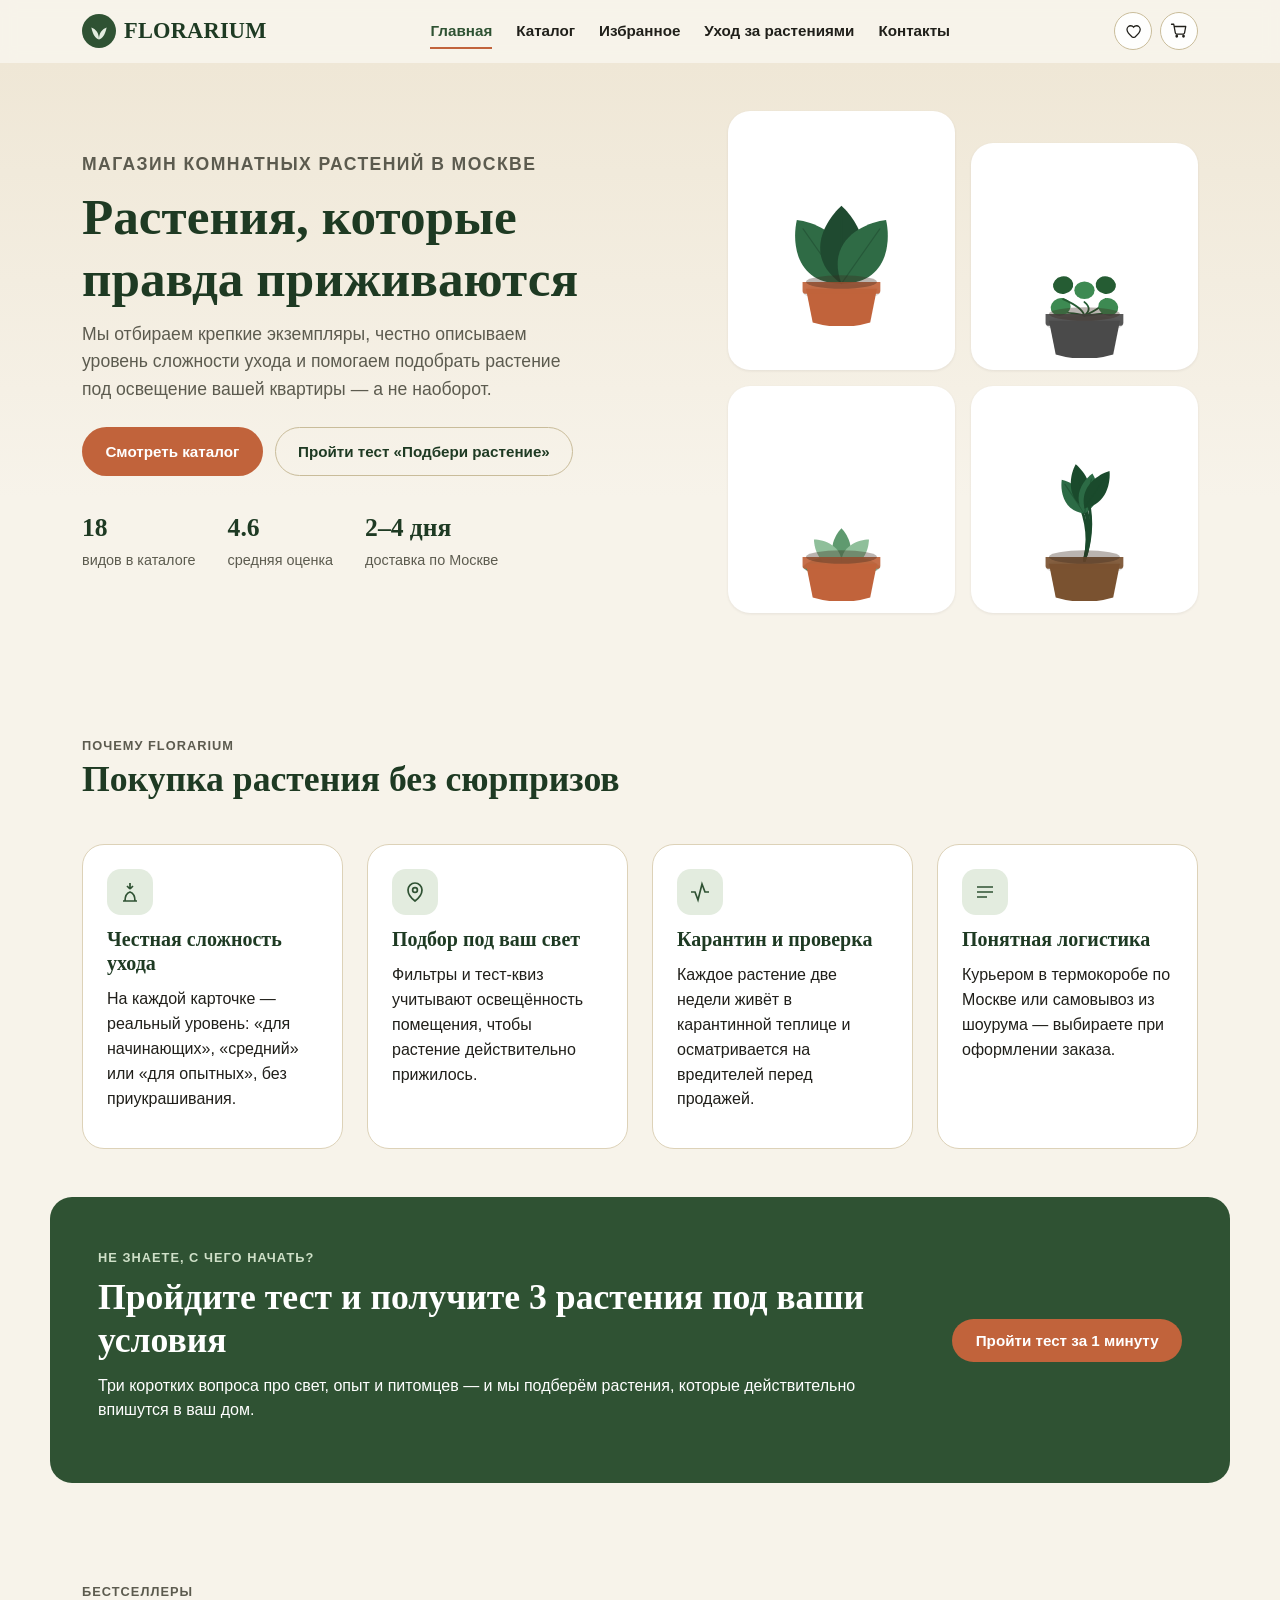
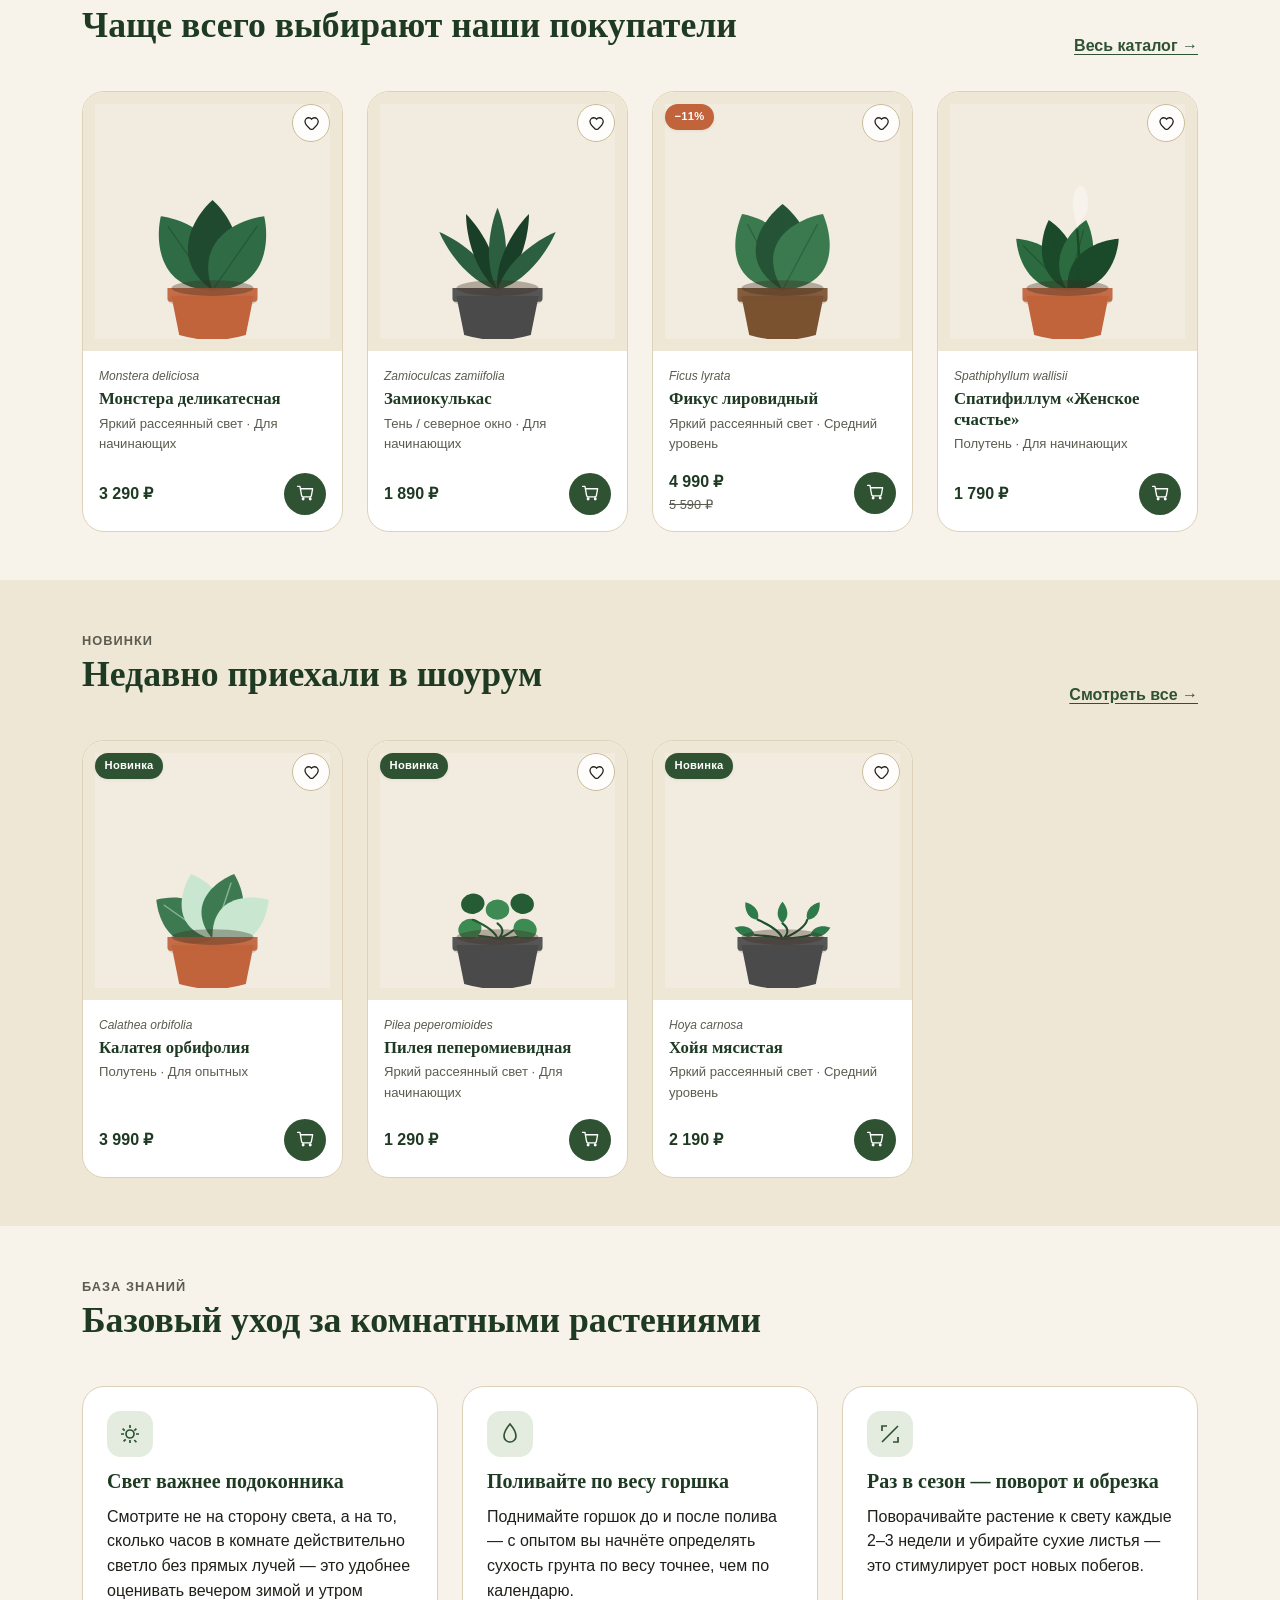
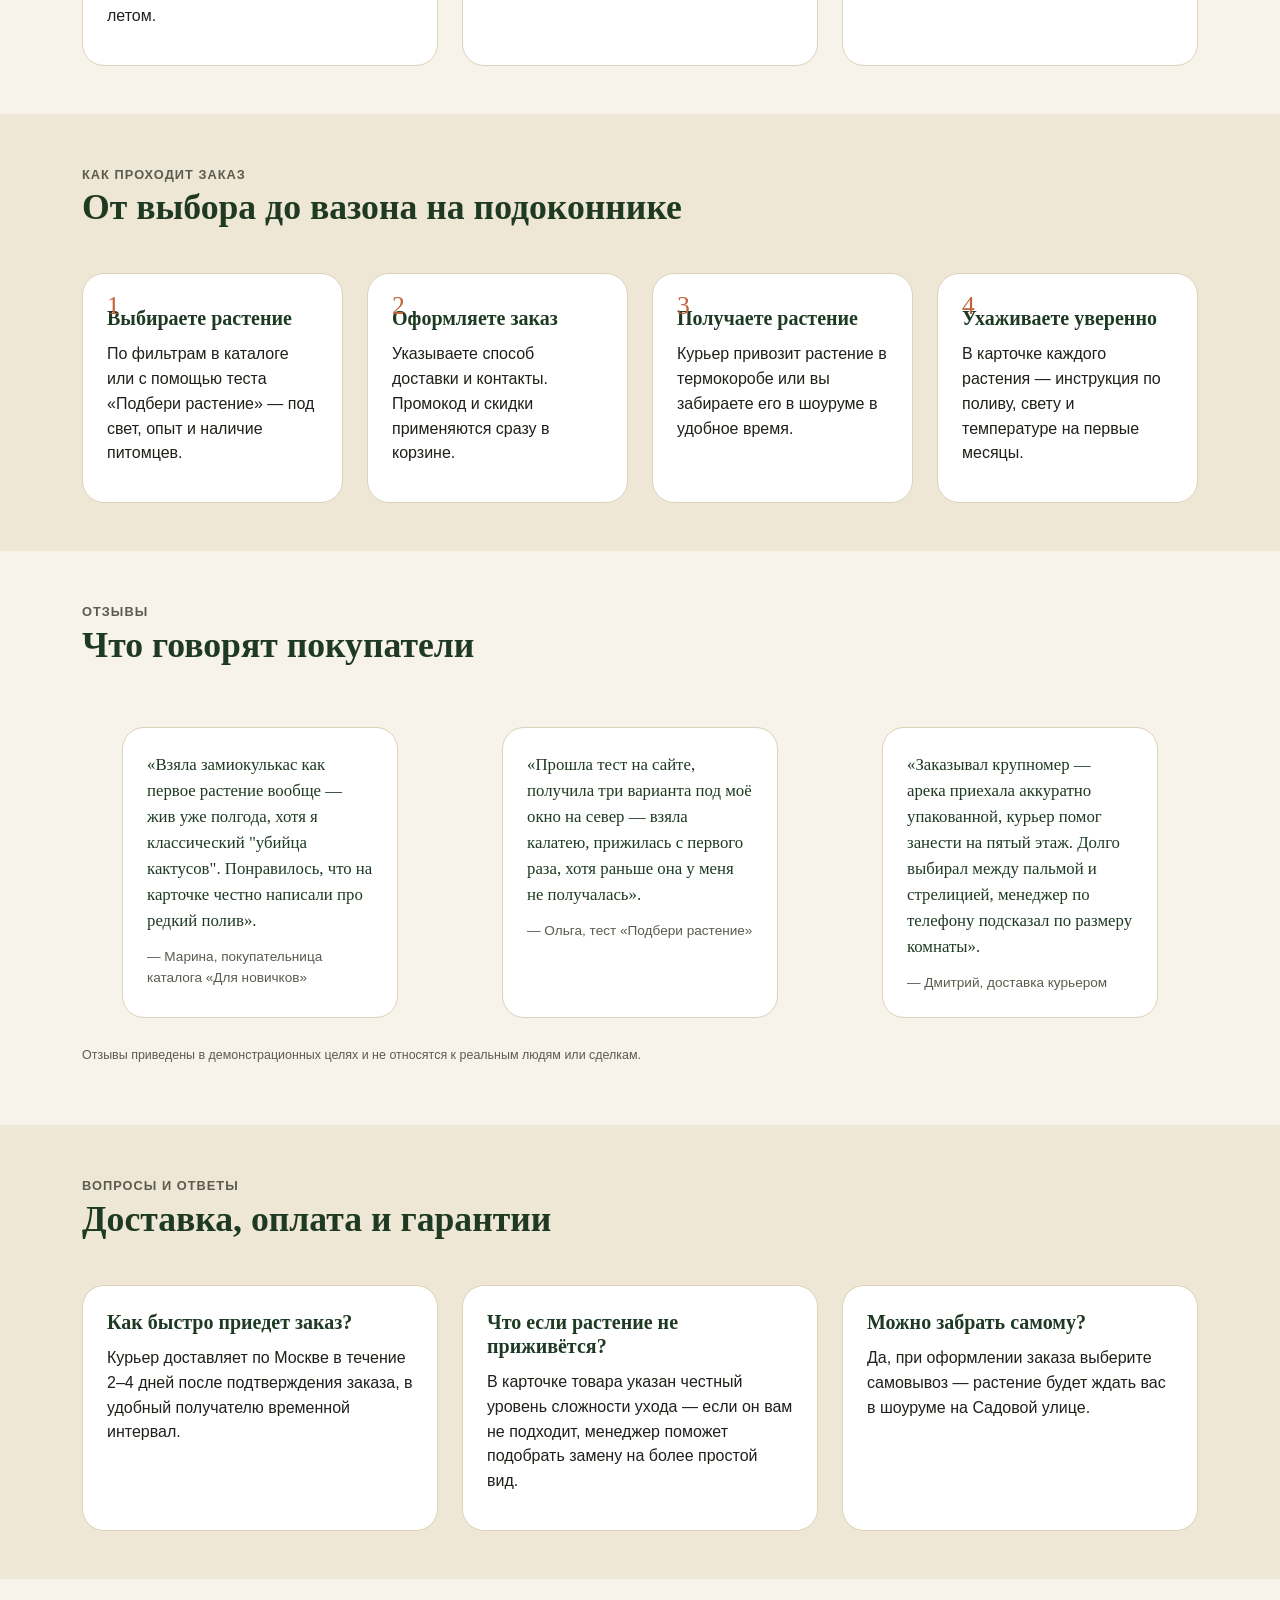
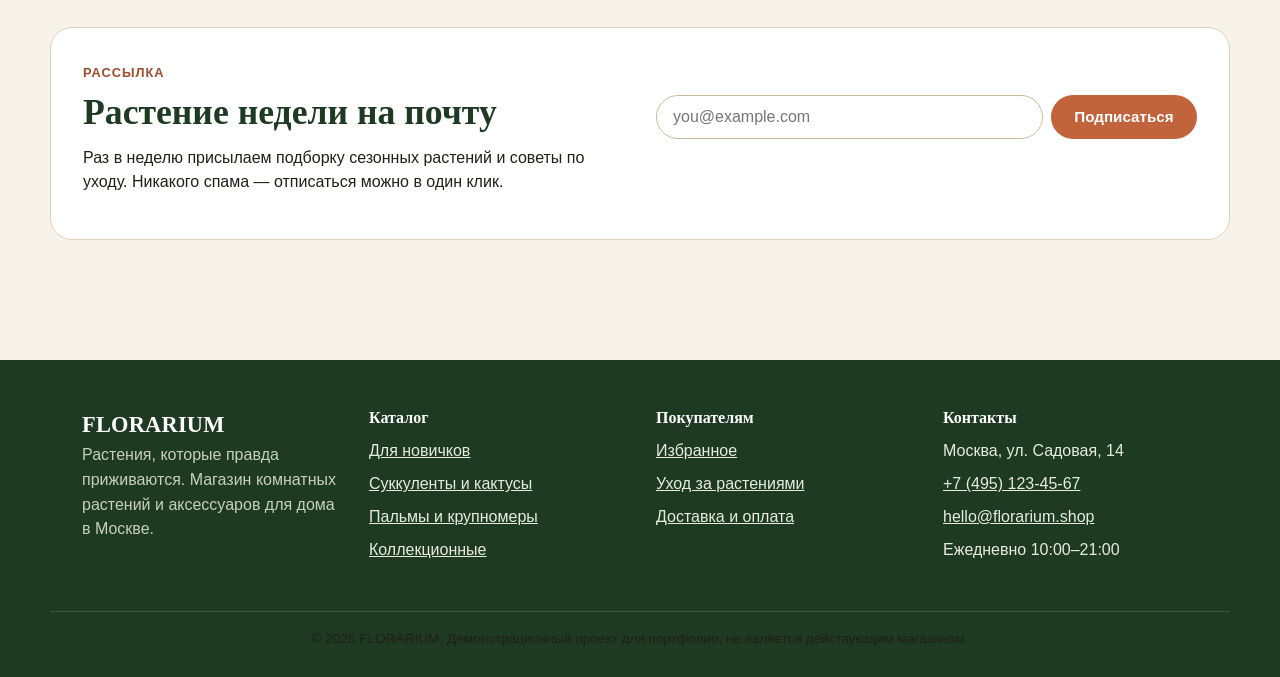
<file: index.html>
<!doctype html>
<html lang="ru">
<head>
  <meta charset="UTF-8">
  <meta name="viewport" content="width=device-width, initial-scale=1">
  <title>FLORARIUM — комнатные растения с доставкой</title>
  <meta name="description" content="FLORARIUM — интернет-магазин комнатных растений: каталог с подбором по свету и уходу, тест «Подбери растение», доставка по Москве.">
  <link rel="icon" href="data:image/svg+xml,<svg xmlns=%22http://www.w3.org/2000/svg%22 viewBox=%220 0 24 24%22><text y=%2218%22 font-size=%2218%22>🌿</text></svg>">
  <link rel="stylesheet" href="css/variables.css">
  <link rel="stylesheet" href="css/base.css">
  <link rel="stylesheet" href="css/layout.css">
  <link rel="stylesheet" href="css/components.css">
</head>
<body>
  <a class="skip-link" href="#main">Перейти к содержимому</a>

  <header class="site-header">
    <div class="container site-header__inner">
      <a href="index.html" class="logo" aria-label="FLORARIUM — на главную">
        <svg class="logo__mark" viewBox="0 0 40 40" aria-hidden="true">
          <circle cx="20" cy="20" r="20" fill="#2f5233"/>
          <path d="M20 30c0-8 4-12 9-14-2 9-5 13-9 14Zm0 0c0-8-4-12-9-14 2 9 5 13 9 14Z" fill="#e3ecdf"/>
        </svg>
        FLORARIUM
      </a>
      <nav class="main-nav" aria-label="Основная навигация">
        <ul>
          <li><a href="index.html" aria-current="page">Главная</a></li>
          <li><a href="catalog.html">Каталог</a></li>
          <li><a href="favorites.html">Избранное</a></li>
          <li><a href="#care">Уход за растениями</a></li>
          <li><a href="#contacts">Контакты</a></li>
        </ul>
      </nav>
      <div class="header-actions">
        <a href="favorites.html" class="icon-btn icon-btn--badged" aria-label="Избранное">
          <svg viewBox="0 0 24 24" aria-hidden="true"><path d="M12 20.5c-.3 0-.6-.1-.8-.3C7.6 17.1 4 13.9 4 10c0-2.8 2.2-5 5-5 1.5 0 2.9.7 3.8 1.9C13.7 5.7 15.1 5 16.6 5c2.8 0 5 2.2 5 5 0 3.9-3.6 7.1-7.2 10.2-.2.2-.5.3-.8.3Z"/></svg>
          <span class="badge-count" data-wish-count>0</span>
        </a>
        <button type="button" class="icon-btn icon-btn--badged" data-open-cart aria-label="Открыть корзину">
          <svg viewBox="0 0 24 24" aria-hidden="true"><path d="M6 6h15l-1.6 8.6a2 2 0 0 1-2 1.65H9.1a2 2 0 0 1-2-1.65L5 3H2M9 20a1 1 0 1 0 0-2 1 1 0 0 0 0 2Zm9 0a1 1 0 1 0 0-2 1 1 0 0 0 0 2Z" fill="none" stroke="currentColor" stroke-width="1.7" stroke-linecap="round" stroke-linejoin="round"/></svg>
          <span class="badge-count" data-cart-count>0</span>
        </button>
        <button type="button" class="nav-toggle" data-nav-toggle aria-haspopup="dialog" aria-label="Открыть меню">
          <svg viewBox="0 0 24 24" aria-hidden="true"><path d="M4 6h16M4 12h16M4 18h16" stroke="currentColor" stroke-width="2" stroke-linecap="round"/></svg>
        </button>
      </div>
    </div>
  </header>

  <main id="main">
    <section class="hero">
      <div class="container hero__inner">
        <div class="hero__text">
          <p class="eyebrow">Магазин комнатных растений в Москве</p>
          <h1>Растения, которые правда приживаются</h1>
          <p>Мы отбираем крепкие экземпляры, честно описываем уровень сложности ухода и помогаем подобрать растение под освещение вашей квартиры — а не наоборот.</p>
          <div class="hero__actions">
            <a href="catalog.html" class="btn btn--accent">Смотреть каталог</a>
            <button type="button" class="btn btn--secondary" data-open-quiz>Пройти тест «Подбери растение»</button>
          </div>
          <div class="hero__stats">
            <div><strong>18</strong><span>видов в каталоге</span></div>
            <div><strong>4.6</strong><span>средняя оценка</span></div>
            <div><strong>2–4 дня</strong><span>доставка по Москве</span></div>
          </div>
        </div>
        <div class="hero__art" aria-hidden="true">
          <div class="hero__art-item" data-hero-plant="monstera-deliciosa"></div>
          <div class="hero__art-item" data-hero-plant="pilea-peperomioides"></div>
          <div class="hero__art-item" data-hero-plant="echeveria-elegans"></div>
          <div class="hero__art-item" data-hero-plant="strelitzia-nicolai"></div>
        </div>
      </div>
    </section>

    <section class="section">
      <div class="container">
        <div class="section-head">
          <div>
            <p class="eyebrow">Почему FLORARIUM</p>
            <h2>Покупка растения без сюрпризов</h2>
          </div>
        </div>
        <div class="grid" style="grid-template-columns: repeat(auto-fit, minmax(230px, 1fr));">
          <article class="feature-card">
            <div class="feature-card__icon"><svg viewBox="0 0 24 24" fill="none" stroke="currentColor" stroke-width="1.7"><path d="M12 3v6m0 0-3-3m3 3 3-3M5 21h14M7 21c0-5 2-8 5-9 3 1 5 4 5 9"/></svg></div>
            <h3>Честная сложность ухода</h3>
            <p>На каждой карточке — реальный уровень: «для начинающих», «средний» или «для опытных», без приукрашивания.</p>
          </article>
          <article class="feature-card">
            <div class="feature-card__icon"><svg viewBox="0 0 24 24" fill="none" stroke="currentColor" stroke-width="1.7"><path d="M12 21c4-3 7-6.5 7-11a7 7 0 1 0-14 0c0 4.5 3 8 7 11Z"/><circle cx="12" cy="10" r="2.4"/></svg></div>
            <h3>Подбор под ваш свет</h3>
            <p>Фильтры и тест-квиз учитывают освещённость помещения, чтобы растение действительно прижилось.</p>
          </article>
          <article class="feature-card">
            <div class="feature-card__icon"><svg viewBox="0 0 24 24" fill="none" stroke="currentColor" stroke-width="1.7"><path d="M3 12h4l3 8 4-16 3 8h4"/></svg></div>
            <h3>Карантин и проверка</h3>
            <p>Каждое растение две недели живёт в карантинной теплице и осматривается на вредителей перед продажей.</p>
          </article>
          <article class="feature-card">
            <div class="feature-card__icon"><svg viewBox="0 0 24 24" fill="none" stroke="currentColor" stroke-width="1.7"><path d="M4 7h16M4 12h16M4 17h10"/></svg></div>
            <h3>Понятная логистика</h3>
            <p>Курьером в термокоробе по Москве или самовывоз из шоурума — выбираете при оформлении заказа.</p>
          </article>
        </div>
      </div>
    </section>

    <section class="section" style="padding-top:0;">
      <div class="container quiz-banner">
        <div>
          <p class="eyebrow" style="color:#cfe0c8;">Не знаете, с чего начать?</p>
          <h2>Пройдите тест и получите 3 растения под ваши условия</h2>
          <p>Три коротких вопроса про свет, опыт и питомцев — и мы подберём растения, которые действительно впишутся в ваш дом.</p>
        </div>
        <button type="button" class="btn btn--accent" data-open-quiz>Пройти тест за 1 минуту</button>
      </div>
    </section>

    <section class="section">
      <div class="container">
        <div class="section-head">
          <div>
            <p class="eyebrow">Бестселлеры</p>
            <h2>Чаще всего выбирают наши покупатели</h2>
          </div>
          <a href="catalog.html" class="link-btn">Весь каталог →</a>
        </div>
        <div class="grid" data-featured-grid></div>
      </div>
    </section>

    <section class="section" style="background:var(--color-surface-alt);">
      <div class="container">
        <div class="section-head">
          <div>
            <p class="eyebrow">Новинки</p>
            <h2>Недавно приехали в шоурум</h2>
          </div>
          <a href="catalog.html" class="link-btn">Смотреть все →</a>
        </div>
        <div class="grid" data-new-grid></div>
      </div>
    </section>

    <section class="section" id="care">
      <div class="container">
        <div class="section-head">
          <div>
            <p class="eyebrow">База знаний</p>
            <h2>Базовый уход за комнатными растениями</h2>
          </div>
        </div>
        <div class="tips-grid">
          <article class="tip-card">
            <div class="tip-card__icon"><svg viewBox="0 0 24 24" fill="none" stroke="currentColor" stroke-width="1.7"><path d="M12 3v3m6.4.6-2.1 2.1M21 12h-3M6.7 8.7 4.6 6.6M3 12h3m1.7 5.3-2.1 2.1M12 18v3m6.4-.7L16.3 18"/><circle cx="12" cy="12" r="4"/></svg></div>
            <h3>Свет важнее подоконника</h3>
            <p>Смотрите не на сторону света, а на то, сколько часов в комнате действительно светло без прямых лучей — это удобнее оценивать вечером зимой и утром летом.</p>
          </article>
          <article class="tip-card">
            <div class="tip-card__icon"><svg viewBox="0 0 24 24" fill="none" stroke="currentColor" stroke-width="1.7"><path d="M12 2s6 7 6 12a6 6 0 0 1-12 0c0-5 6-12 6-12Z"/></svg></div>
            <h3>Поливайте по весу горшка</h3>
            <p>Поднимайте горшок до и после полива — с опытом вы начнёте определять сухость грунта по весу точнее, чем по календарю.</p>
          </article>
          <article class="tip-card">
            <div class="tip-card__icon"><svg viewBox="0 0 24 24" fill="none" stroke="currentColor" stroke-width="1.7"><path d="M4 20 20 4M9 4H4v5M15 20h5v-5"/></svg></div>
            <h3>Раз в сезон — поворот и обрезка</h3>
            <p>Поворачивайте растение к свету каждые 2–3 недели и убирайте сухие листья — это стимулирует рост новых побегов.</p>
          </article>
        </div>
      </div>
    </section>

    <section class="section" style="background:var(--color-surface-alt);">
      <div class="container">
        <div class="section-head">
          <div>
            <p class="eyebrow">Как проходит заказ</p>
            <h2>От выбора до вазона на подоконнике</h2>
          </div>
        </div>
        <div class="steps-grid">
          <div class="step-card">
            <h3>Выбираете растение</h3>
            <p>По фильтрам в каталоге или с помощью теста «Подбери растение» — под свет, опыт и наличие питомцев.</p>
          </div>
          <div class="step-card">
            <h3>Оформляете заказ</h3>
            <p>Указываете способ доставки и контакты. Промокод и скидки применяются сразу в корзине.</p>
          </div>
          <div class="step-card">
            <h3>Получаете растение</h3>
            <p>Курьер привозит растение в термокоробе или вы забираете его в шоуруме в удобное время.</p>
          </div>
          <div class="step-card">
            <h3>Ухаживаете уверенно</h3>
            <p>В карточке каждого растения — инструкция по поливу, свету и температуре на первые месяцы.</p>
          </div>
        </div>
      </div>
    </section>

    <section class="section">
      <div class="container">
        <div class="section-head">
          <div>
            <p class="eyebrow">Отзывы</p>
            <h2>Что говорят покупатели</h2>
          </div>
        </div>
        <div class="grid" style="grid-template-columns: repeat(auto-fit, minmax(260px, 1fr));">
          <blockquote class="testimonial-card">
            <p class="testimonial-card__quote">«Взяла замиокулькас как первое растение вообще — жив уже полгода, хотя я классический "убийца кактусов". Понравилось, что на карточке честно написали про редкий полив».</p>
            <p class="testimonial-card__author">— Марина, покупательница каталога «Для новичков»</p>
          </blockquote>
          <blockquote class="testimonial-card">
            <p class="testimonial-card__quote">«Прошла тест на сайте, получила три варианта под моё окно на север — взяла калатею, прижилась с первого раза, хотя раньше она у меня не получалась».</p>
            <p class="testimonial-card__author">— Ольга, тест «Подбери растение»</p>
          </blockquote>
          <blockquote class="testimonial-card">
            <p class="testimonial-card__quote">«Заказывал крупномер — арека приехала аккуратно упакованной, курьер помог занести на пятый этаж. Долго выбирал между пальмой и стрелицией, менеджер по телефону подсказал по размеру комнаты».</p>
            <p class="testimonial-card__author">— Дмитрий, доставка курьером</p>
          </blockquote>
        </div>
        <p class="disclaimer">Отзывы приведены в демонстрационных целях и не относятся к реальным людям или сделкам.</p>
      </div>
    </section>

    <section class="section" id="faq" style="background:var(--color-surface-alt);">
      <div class="container">
        <div class="section-head">
          <div>
            <p class="eyebrow">Вопросы и ответы</p>
            <h2>Доставка, оплата и гарантии</h2>
          </div>
        </div>
        <div class="grid" style="grid-template-columns: repeat(auto-fit, minmax(260px, 1fr));">
          <article class="feature-card">
            <h3>Как быстро приедет заказ?</h3>
            <p>Курьер доставляет по Москве в течение 2–4 дней после подтверждения заказа, в удобный получателю временной интервал.</p>
          </article>
          <article class="feature-card">
            <h3>Что если растение не приживётся?</h3>
            <p>В карточке товара указан честный уровень сложности ухода — если он вам не подходит, менеджер поможет подобрать замену на более простой вид.</p>
          </article>
          <article class="feature-card">
            <h3>Можно забрать самому?</h3>
            <p>Да, при оформлении заказа выберите самовывоз — растение будет ждать вас в шоуруме на Садовой улице.</p>
          </article>
        </div>
      </div>
    </section>

    <section class="section">
      <div class="container split-section" style="background:var(--color-surface); border:1px solid var(--color-border); border-radius: var(--radius-lg); padding: var(--space-6);">
        <div>
          <p class="eyebrow">Рассылка</p>
          <h2>Растение недели на почту</h2>
          <p>Раз в неделю присылаем подборку сезонных растений и советы по уходу. Никакого спама — отписаться можно в один клик.</p>
        </div>
        <form class="newsletter-form" data-newsletter-form novalidate>
          <label class="visually-hidden" for="newsletter-email">Электронная почта</label>
          <input id="newsletter-email" type="email" placeholder="you@example.com" autocomplete="email" required>
          <button type="submit" class="btn btn--accent">Подписаться</button>
          <p class="form-hint" style="width:100%;"></p>
        </form>
      </div>
    </section>
  </main>

  <footer class="site-footer" id="contacts">
    <div class="container footer-grid">
      <div>
        <a href="index.html" class="logo" style="color:#fff;">FLORARIUM</a>
        <p style="color:#c7d0bd;">Растения, которые правда приживаются. Магазин комнатных растений и аксессуаров для дома в Москве.</p>
      </div>
      <div>
        <h3>Каталог</h3>
        <ul>
          <li><a href="catalog.html?category=beginner">Для новичков</a></li>
          <li><a href="catalog.html?category=succulents">Суккуленты и кактусы</a></li>
          <li><a href="catalog.html?category=palms">Пальмы и крупномеры</a></li>
          <li><a href="catalog.html?category=rare">Коллекционные</a></li>
        </ul>
      </div>
      <div>
        <h3>Покупателям</h3>
        <ul>
          <li><a href="favorites.html">Избранное</a></li>
          <li><a href="#care">Уход за растениями</a></li>
          <li><a href="#faq">Доставка и оплата</a></li>
        </ul>
      </div>
      <div>
        <h3>Контакты</h3>
        <ul>
          <li>Москва, ул. Садовая, 14</li>
          <li><a href="tel:+74951234567">+7 (495) 123-45-67</a></li>
          <li><a href="mailto:hello@florarium.shop">hello@florarium.shop</a></li>
          <li>Ежедневно 10:00–21:00</li>
        </ul>
      </div>
    </div>
    <div class="container footer-bottom">
      <p>© <span data-year></span> FLORARIUM. Демонстрационный проект для портфолио, не является действующим магазином.</p>
    </div>
  </footer>

  <!-- Мобильное меню -->
  <dialog id="mobile-nav" aria-label="Мобильное меню">
    <div class="mobile-nav__inner">
      <div class="mobile-nav__header">
        <span class="logo">FLORARIUM</span>
        <button type="button" class="icon-btn" data-nav-close aria-label="Закрыть меню">
          <svg viewBox="0 0 24 24" aria-hidden="true"><path d="M6 6l12 12M18 6 6 18" stroke="currentColor" stroke-width="2" stroke-linecap="round"/></svg>
        </button>
      </div>
      <nav aria-label="Мобильная навигация">
        <ul>
          <li><a href="index.html">Главная</a></li>
          <li><a href="catalog.html">Каталог</a></li>
          <li><a href="favorites.html">Избранное</a></li>
          <li><a href="index.html#care">Уход за растениями</a></li>
          <li><a href="index.html#contacts">Контакты</a></li>
        </ul>
      </nav>
    </div>
  </dialog>

  <!-- Корзина -->
  <dialog id="cart-drawer" aria-label="Корзина">
    <div class="drawer__inner">
      <div class="drawer__header">
        <h2 style="margin:0;">Корзина</h2>
        <button type="button" class="icon-btn" data-close-cart aria-label="Закрыть корзину">
          <svg viewBox="0 0 24 24" aria-hidden="true"><path d="M6 6l12 12M18 6 6 18" stroke="currentColor" stroke-width="2" stroke-linecap="round"/></svg>
        </button>
      </div>
      <div class="drawer__body">
        <ul class="cart-list" data-cart-body></ul>
      </div>
      <div class="drawer__footer" data-cart-footer hidden>
        <form class="promo-form" data-promo-form>
          <label class="visually-hidden" for="promo-input">Промокод</label>
          <input id="promo-input" type="text" placeholder="Промокод, напр. LISTOK10">
          <button type="submit" class="btn btn--secondary btn--sm">Применить</button>
        </form>
        <p class="form-hint" data-promo-message></p>
        <div class="summary-row"><span>Сумма</span><span data-cart-subtotal>0 ₽</span></div>
        <div class="summary-row" data-cart-discount-row hidden><span>Скидка</span><span data-cart-discount>0 ₽</span></div>
        <div class="summary-row summary-row--total"><span>Итого</span><span data-cart-total>0 ₽</span></div>
        <button type="button" class="btn btn--accent btn--block" data-open-checkout>Оформить заказ</button>
      </div>
    </div>
  </dialog>

  <!-- Быстрый просмотр товара -->
  <dialog id="product-modal" aria-labelledby="product-modal-title">
    <div class="modal__inner">
      <button type="button" class="icon-btn modal__close" data-close-modal aria-label="Закрыть окно">
        <svg viewBox="0 0 24 24" aria-hidden="true"><path d="M6 6l12 12M18 6 6 18" stroke="currentColor" stroke-width="2" stroke-linecap="round"/></svg>
      </button>
      <div class="product-modal" data-product-modal>
        <div class="product-modal__media" data-product-media></div>
        <div class="product-modal__info">
          <div class="product-modal__badges" data-product-badges></div>
          <p class="product-modal__category" data-product-category></p>
          <h2 id="product-modal-title" data-product-name></h2>
          <p class="product-modal__latin" data-product-latin></p>
          <div class="product-modal__price-row">
            <span data-product-price></span>
            <s data-product-old-price hidden></s>
          </div>
          <p class="product-modal__rating" data-product-rating></p>
          <p data-product-desc></p>
          <div class="product-modal__meta-row">
            <div><span class="meta-label">Сложность</span><strong data-product-difficulty></strong></div>
            <div><span class="meta-label">Размер</span><strong data-product-size></strong></div>
          </div>
          <ul class="care-list" data-product-care></ul>
          <div class="product-modal__actions">
            <div class="qty-control" data-qty>
              <button type="button" class="qty-btn" data-qty-step="down" aria-label="Уменьшить количество">−</button>
              <span class="qty-value" data-qty-value>1</span>
              <button type="button" class="qty-btn" data-qty-step="up" aria-label="Увеличить количество">+</button>
            </div>
            <button type="button" class="btn btn--accent" data-add-to-cart>В корзину</button>
            <button type="button" class="icon-btn" data-wishlist-toggle aria-label="В избранное">
              <svg viewBox="0 0 24 24" aria-hidden="true"><path d="M12 20.5c-.3 0-.6-.1-.8-.3C7.6 17.1 4 13.9 4 10c0-2.8 2.2-5 5-5 1.5 0 2.9.7 3.8 1.9C13.7 5.7 15.1 5 16.6 5c2.8 0 5 2.2 5 5 0 3.9-3.6 7.1-7.2 10.2-.2.2-.5.3-.8.3Z"/></svg>
            </button>
          </div>
        </div>
      </div>
      <div class="related-section">
        <h4>Похожие растения</h4>
        <div class="related-grid" data-product-related></div>
      </div>
    </div>
  </dialog>

  <!-- Квиз -->
  <dialog id="quiz-modal" aria-labelledby="quiz-title">
    <div class="modal__inner">
      <button type="button" class="icon-btn modal__close" data-close-modal aria-label="Закрыть окно">
        <svg viewBox="0 0 24 24" aria-hidden="true"><path d="M6 6l12 12M18 6 6 18" stroke="currentColor" stroke-width="2" stroke-linecap="round"/></svg>
      </button>
      <h2 id="quiz-title">Подбери растение</h2>
      <p class="quiz-progress" data-quiz-progress>Вопрос 1 из 3</p>
      <div data-quiz-body></div>
      <div class="quiz-footer">
        <button type="button" class="btn btn--secondary" data-quiz-back hidden>Назад</button>
        <button type="button" class="btn btn--secondary" data-quiz-restart hidden>Пройти заново</button>
        <button type="button" class="btn btn--accent" data-quiz-next style="margin-left:auto;">Далее</button>
      </div>
    </div>
  </dialog>

  <!-- Оформление заказа -->
  <dialog id="checkout-modal" aria-labelledby="checkout-title">
    <div class="modal__inner">
      <button type="button" class="icon-btn modal__close" data-close-modal aria-label="Закрыть окно">
        <svg viewBox="0 0 24 24" aria-hidden="true"><path d="M6 6l12 12M18 6 6 18" stroke="currentColor" stroke-width="2" stroke-linecap="round"/></svg>
      </button>
      <h2 id="checkout-title">Оформление заказа</h2>
      <form data-checkout-form novalidate>
        <ul class="checkout-items" data-checkout-summary></ul>
        <div class="summary-row" data-checkout-discount-row hidden><span>Скидка</span><span data-checkout-discount>0 ₽</span></div>
        <div class="summary-row summary-row--total" style="margin-bottom:var(--space-4);"><span>Итого</span><span data-checkout-total>0 ₽</span></div>

        <div class="field">
          <label for="checkout-name">Имя и фамилия</label>
          <input id="checkout-name" name="name" type="text" autocomplete="name" required>
          <p class="form-hint"></p>
        </div>
        <div class="field">
          <label for="checkout-phone">Телефон</label>
          <input id="checkout-phone" name="phone" type="tel" autocomplete="tel" placeholder="+7 900 000-00-00" required>
          <p class="form-hint"></p>
        </div>
        <div class="field">
          <label for="checkout-email">E-mail</label>
          <input id="checkout-email" name="email" type="email" autocomplete="email" required>
          <p class="form-hint"></p>
        </div>
        <div class="field">
          <span id="delivery-label" style="font-weight:600;font-size:.9rem;">Способ доставки</span>
          <div class="radio-row" role="radiogroup" aria-labelledby="delivery-label">
            <label class="radio-option"><input type="radio" name="delivery" value="courier" checked> Курьером</label>
            <label class="radio-option"><input type="radio" name="delivery" value="pickup"> Самовывоз из шоурума</label>
          </div>
        </div>
        <div class="field" data-address-row>
          <label for="checkout-address">Адрес доставки</label>
          <input id="checkout-address" name="address" type="text" autocomplete="street-address">
          <p class="form-hint"></p>
        </div>
        <div class="field">
          <label for="checkout-comment">Комментарий к заказу (необязательно)</label>
          <textarea id="checkout-comment" name="comment" rows="2"></textarea>
        </div>
        <p class="disclaimer">Это демонстрационный проект: заказ не отправляется на реальный сервер, оплата не производится.</p>
        <button type="submit" class="btn btn--accent btn--block">Подтвердить заказ</button>
      </form>
      <div class="order-success" data-checkout-success hidden>
        <div class="order-success__icon"><svg viewBox="0 0 24 24" aria-hidden="true"><path d="M5 13l4 4L19 7" fill="none" stroke="currentColor" stroke-width="2.4" stroke-linecap="round" stroke-linejoin="round"/></svg></div>
        <h2>Заказ оформлен!</h2>
        <p>Номер вашего заказа — <strong data-order-number></strong></p>
        <div class="order-summary">
          <div class="summary-row"><span>Итого к оплате</span><strong data-order-total></strong></div>
          <div class="summary-row"><span>Подтверждение отправлено на</span><strong data-order-email></strong></div>
        </div>
        <p class="disclaimer">Это демо-проект — письмо на самом деле не отправляется.</p>
        <button type="button" class="btn btn--secondary" data-checkout-done>Готово</button>
      </div>
    </div>
  </dialog>

  <script src="js/data.js"></script>
  <script src="js/storage.js"></script>
  <script src="js/icons.js"></script>
  <script src="js/cards.js"></script>
  <script src="js/ui.js"></script>
  <script src="js/product.js"></script>
  <script src="js/quiz.js"></script>
  <script src="js/catalog.js"></script>
  <script src="js/checkout.js"></script>
  <script src="js/favorites.js"></script>
  <script src="js/home.js"></script>
  <script>
    document.querySelectorAll("[data-hero-plant]").forEach((el) => {
      const plant = App.util.findPlant(el.getAttribute("data-hero-plant"));
      if (plant) el.innerHTML = App.icons.plant(plant.shape, plant.colors, "transparent");
    });
  </script>
  <script src="js/main.js"></script>
</body>
</html>
</file>
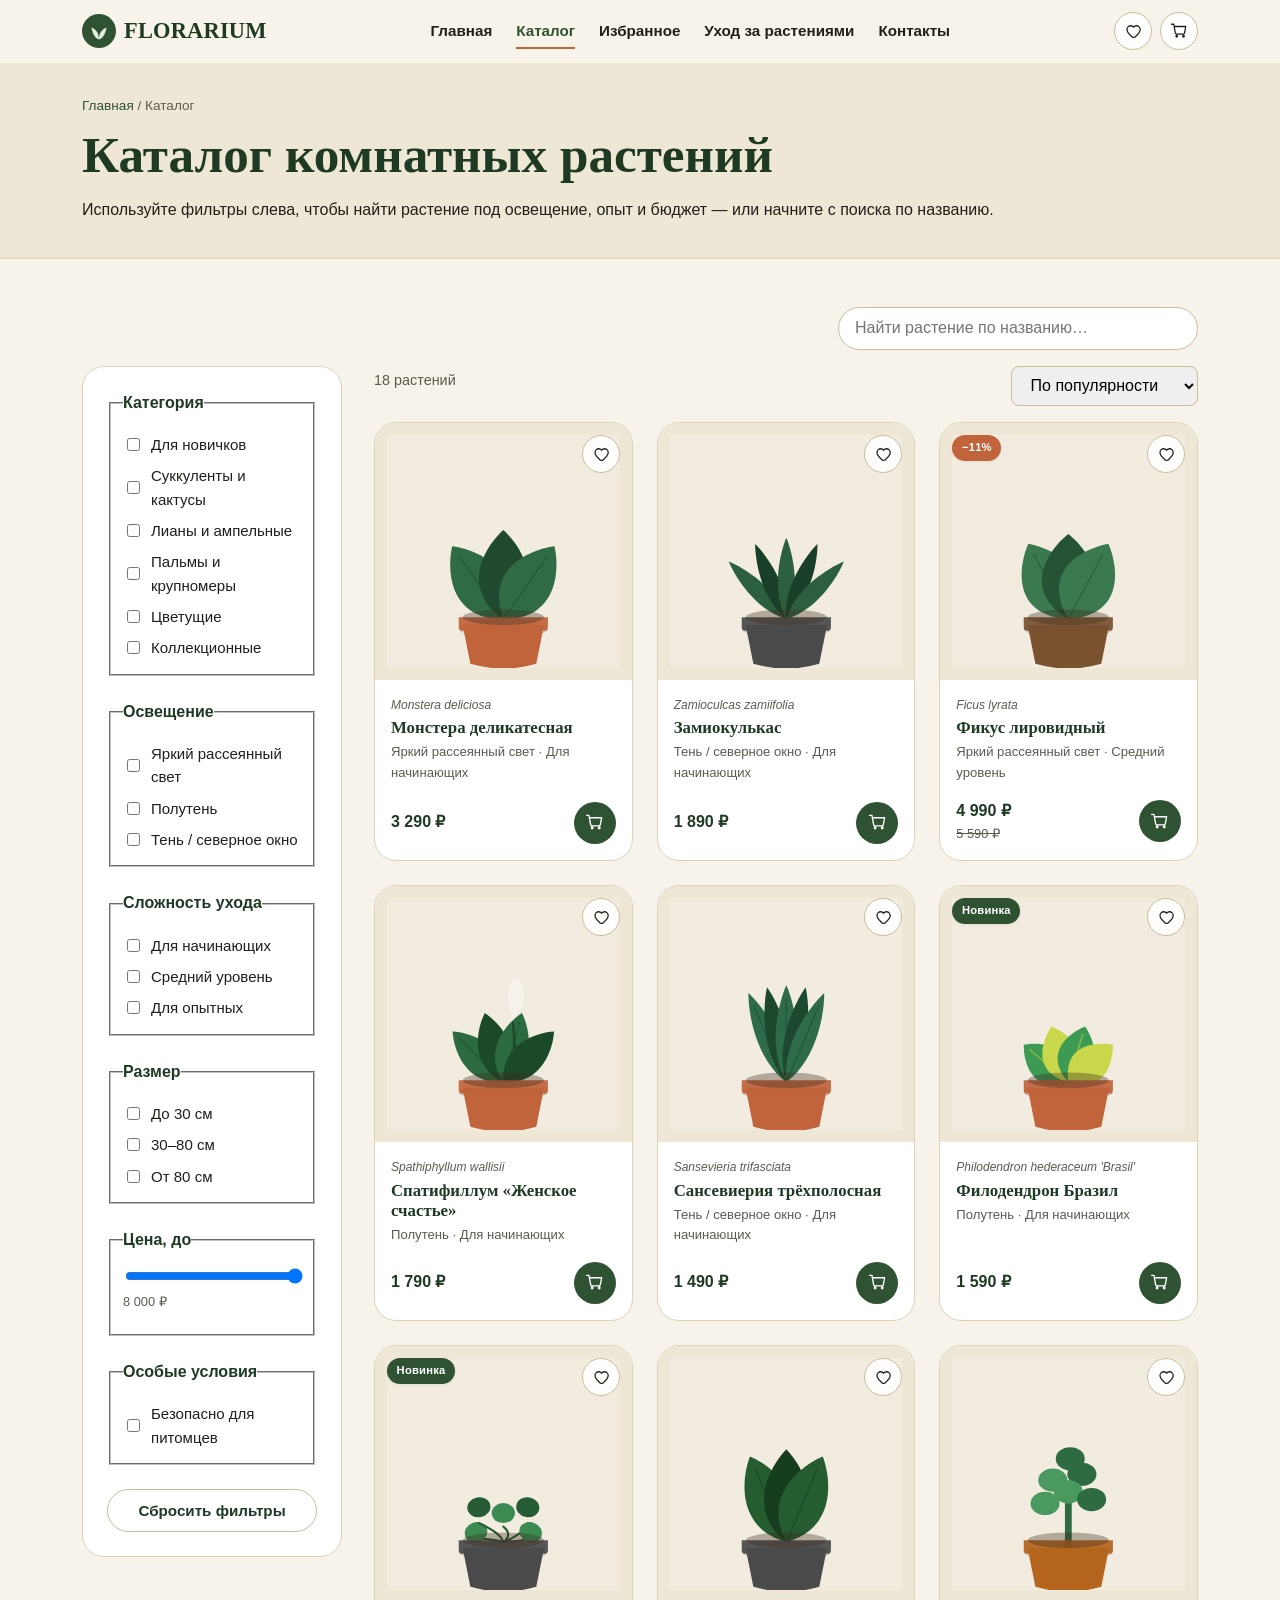
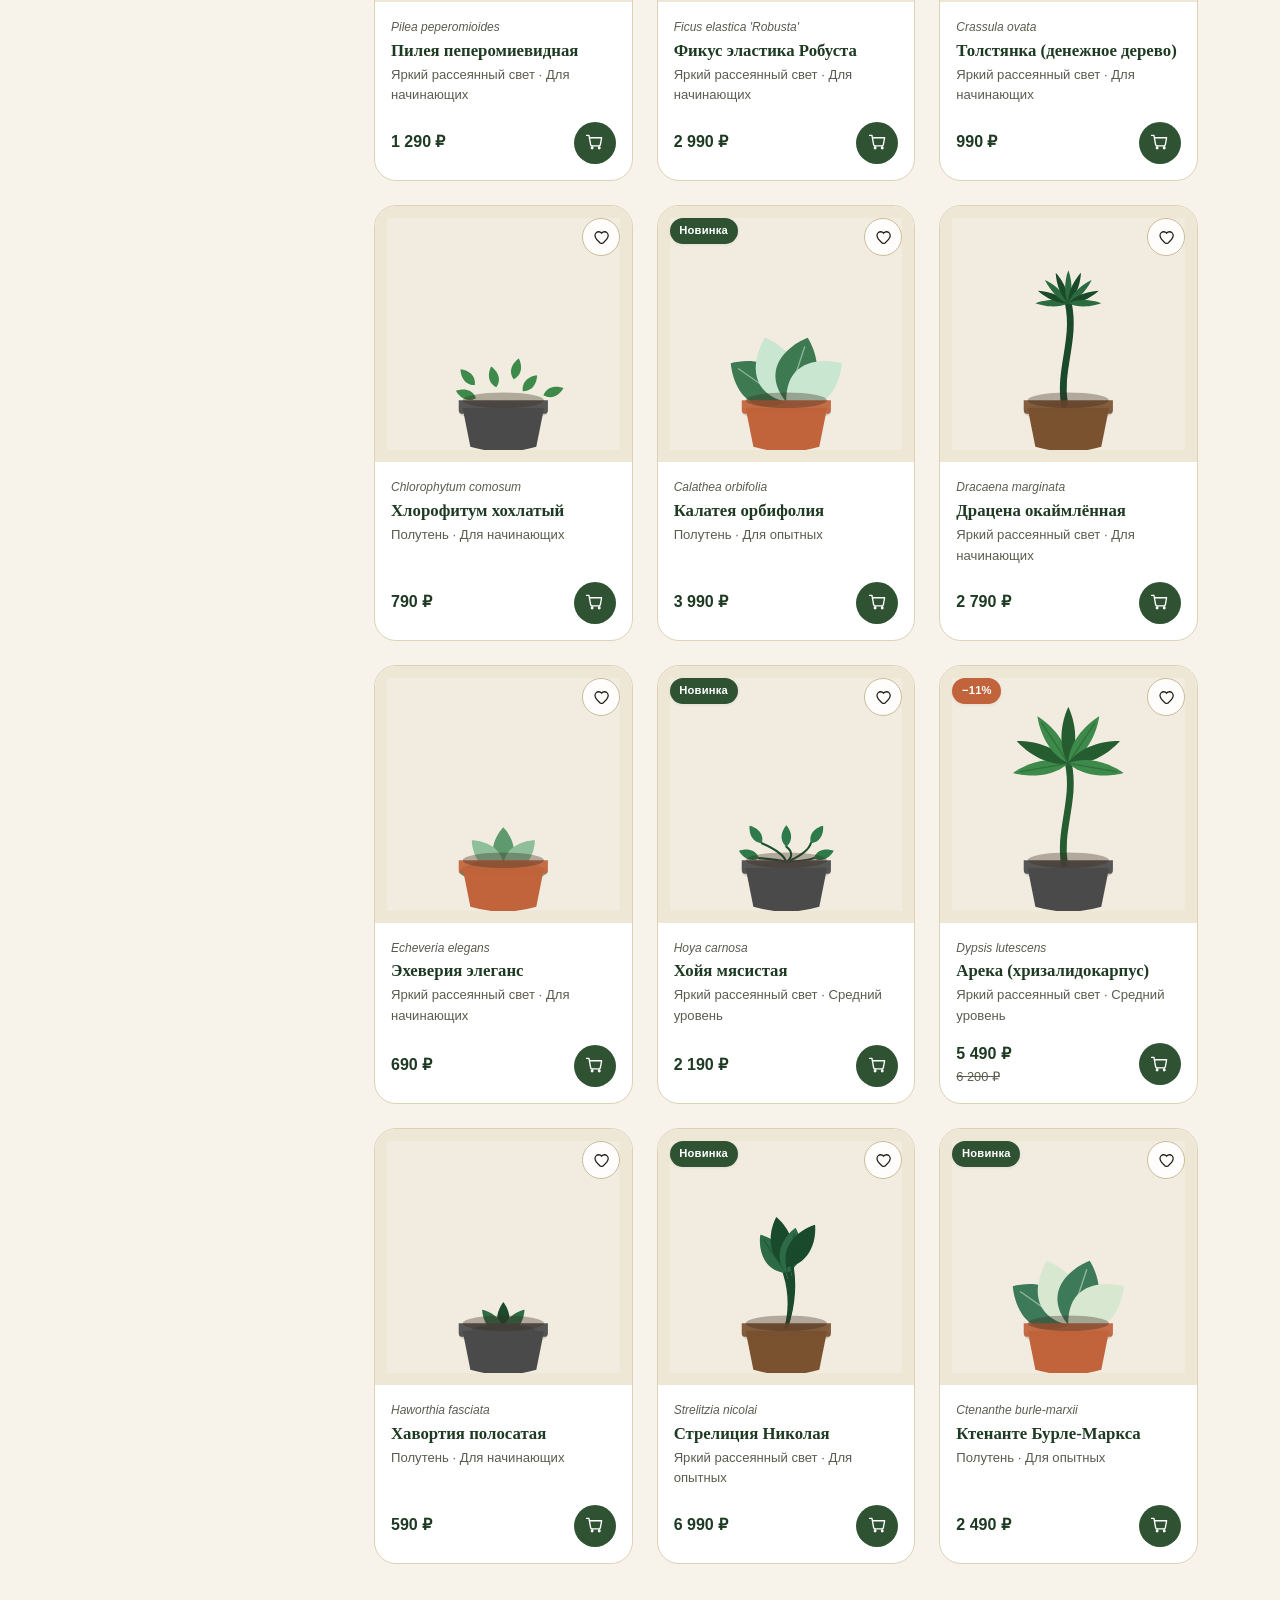
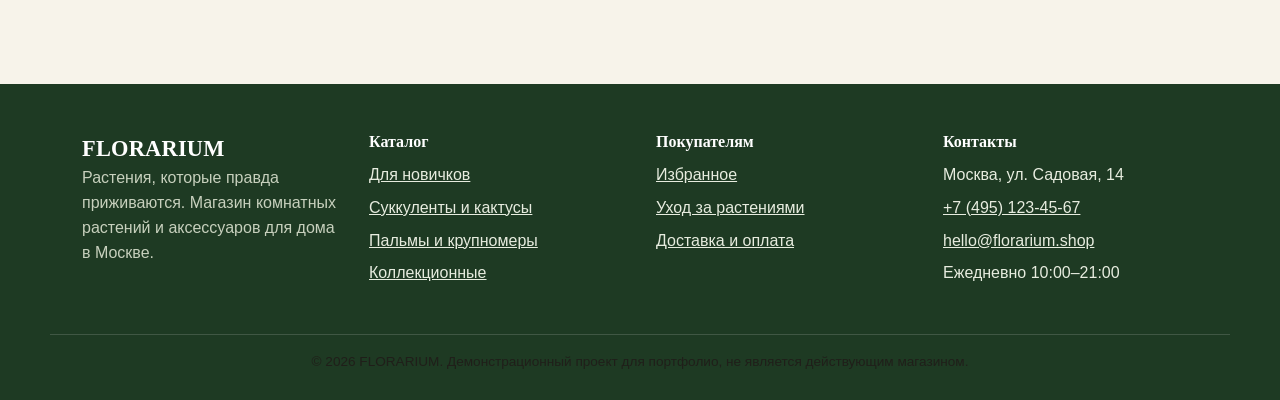
<file: catalog.html>
<!doctype html>
<html lang="ru">
<head>
  <meta charset="UTF-8">
  <meta name="viewport" content="width=device-width, initial-scale=1">
  <title>Каталог растений — FLORARIUM</title>
  <meta name="description" content="Каталог комнатных растений FLORARIUM: фильтры по свету, сложности ухода, размеру и цене, поиск и сортировка.">
  <link rel="icon" href="data:image/svg+xml,<svg xmlns=%22http://www.w3.org/2000/svg%22 viewBox=%220 0 24 24%22><text y=%2218%22 font-size=%2218%22>🌿</text></svg>">
  <link rel="stylesheet" href="css/variables.css">
  <link rel="stylesheet" href="css/base.css">
  <link rel="stylesheet" href="css/layout.css">
  <link rel="stylesheet" href="css/components.css">
</head>
<body>
  <a class="skip-link" href="#main">Перейти к содержимому</a>

  <header class="site-header">
    <div class="container site-header__inner">
      <a href="index.html" class="logo" aria-label="FLORARIUM — на главную">
        <svg class="logo__mark" viewBox="0 0 40 40" aria-hidden="true">
          <circle cx="20" cy="20" r="20" fill="#2f5233"/>
          <path d="M20 30c0-8 4-12 9-14-2 9-5 13-9 14Zm0 0c0-8-4-12-9-14 2 9 5 13 9 14Z" fill="#e3ecdf"/>
        </svg>
        FLORARIUM
      </a>
      <nav class="main-nav" aria-label="Основная навигация">
        <ul>
          <li><a href="index.html">Главная</a></li>
          <li><a href="catalog.html" aria-current="page">Каталог</a></li>
          <li><a href="favorites.html">Избранное</a></li>
          <li><a href="index.html#care">Уход за растениями</a></li>
          <li><a href="index.html#contacts">Контакты</a></li>
        </ul>
      </nav>
      <div class="header-actions">
        <a href="favorites.html" class="icon-btn icon-btn--badged" aria-label="Избранное">
          <svg viewBox="0 0 24 24" aria-hidden="true"><path d="M12 20.5c-.3 0-.6-.1-.8-.3C7.6 17.1 4 13.9 4 10c0-2.8 2.2-5 5-5 1.5 0 2.9.7 3.8 1.9C13.7 5.7 15.1 5 16.6 5c2.8 0 5 2.2 5 5 0 3.9-3.6 7.1-7.2 10.2-.2.2-.5.3-.8.3Z"/></svg>
          <span class="badge-count" data-wish-count>0</span>
        </a>
        <button type="button" class="icon-btn icon-btn--badged" data-open-cart aria-label="Открыть корзину">
          <svg viewBox="0 0 24 24" aria-hidden="true"><path d="M6 6h15l-1.6 8.6a2 2 0 0 1-2 1.65H9.1a2 2 0 0 1-2-1.65L5 3H2M9 20a1 1 0 1 0 0-2 1 1 0 0 0 0 2Zm9 0a1 1 0 1 0 0-2 1 1 0 0 0 0 2Z" fill="none" stroke="currentColor" stroke-width="1.7" stroke-linecap="round" stroke-linejoin="round"/></svg>
          <span class="badge-count" data-cart-count>0</span>
        </button>
        <button type="button" class="nav-toggle" data-nav-toggle aria-haspopup="dialog" aria-label="Открыть меню">
          <svg viewBox="0 0 24 24" aria-hidden="true"><path d="M4 6h16M4 12h16M4 18h16" stroke="currentColor" stroke-width="2" stroke-linecap="round"/></svg>
        </button>
      </div>
    </div>
  </header>

  <main id="main">
    <div class="page-head">
      <div class="container">
        <p class="breadcrumbs"><a href="index.html">Главная</a> / Каталог</p>
        <h1>Каталог комнатных растений</h1>
        <p>Используйте фильтры слева, чтобы найти растение под освещение, опыт и бюджет — или начните с поиска по названию.</p>
      </div>
    </div>

    <div class="section">
      <div class="container">
        <div class="filters-toggle-row">
          <button type="button" class="btn btn--secondary" data-filters-toggle aria-expanded="false" aria-controls="filters-panel">Фильтры</button>
          <div style="flex:1; max-width: 360px; margin-left:auto;">
            <label class="visually-hidden" for="catalog-search">Поиск по названию</label>
            <input id="catalog-search" type="search" placeholder="Найти растение по названию…" data-catalog-search style="width:100%; padding:0.7rem 1rem; border-radius: var(--radius-pill); border:1px solid var(--color-border-strong);">
          </div>
        </div>

        <div class="catalog-layout">
          <aside class="filters-panel" id="filters-panel" data-filters-panel aria-label="Фильтры каталога">
            <fieldset class="filter-group">
              <legend>Категория</legend>
              <label class="filter-option"><input type="checkbox" data-filter="category" value="beginner"> Для новичков</label>
              <label class="filter-option"><input type="checkbox" data-filter="category" value="succulents"> Суккуленты и кактусы</label>
              <label class="filter-option"><input type="checkbox" data-filter="category" value="vines"> Лианы и ампельные</label>
              <label class="filter-option"><input type="checkbox" data-filter="category" value="palms"> Пальмы и крупномеры</label>
              <label class="filter-option"><input type="checkbox" data-filter="category" value="flowering"> Цветущие</label>
              <label class="filter-option"><input type="checkbox" data-filter="category" value="rare"> Коллекционные</label>
            </fieldset>

            <fieldset class="filter-group">
              <legend>Освещение</legend>
              <label class="filter-option"><input type="checkbox" data-filter="light" value="bright"> Яркий рассеянный свет</label>
              <label class="filter-option"><input type="checkbox" data-filter="light" value="partial"> Полутень</label>
              <label class="filter-option"><input type="checkbox" data-filter="light" value="shade"> Тень / северное окно</label>
            </fieldset>

            <fieldset class="filter-group">
              <legend>Сложность ухода</legend>
              <label class="filter-option"><input type="checkbox" data-filter="difficulty" value="easy"> Для начинающих</label>
              <label class="filter-option"><input type="checkbox" data-filter="difficulty" value="medium"> Средний уровень</label>
              <label class="filter-option"><input type="checkbox" data-filter="difficulty" value="hard"> Для опытных</label>
            </fieldset>

            <fieldset class="filter-group">
              <legend>Размер</legend>
              <label class="filter-option"><input type="checkbox" data-filter="size" value="small"> До 30 см</label>
              <label class="filter-option"><input type="checkbox" data-filter="size" value="medium"> 30–80 см</label>
              <label class="filter-option"><input type="checkbox" data-filter="size" value="large"> От 80 см</label>
            </fieldset>

            <fieldset class="filter-group">
              <legend>Цена, до</legend>
              <input type="range" min="500" max="8000" step="250" value="8000" data-price-range style="width:100%;">
              <p class="form-hint" data-price-output>8 000 ₽</p>
            </fieldset>

            <fieldset class="filter-group">
              <legend>Особые условия</legend>
              <label class="filter-option"><input type="checkbox" data-filter-pet> Безопасно для питомцев</label>
            </fieldset>

            <button type="button" class="btn btn--secondary btn--block" data-reset-filters>Сбросить фильтры</button>
          </aside>

          <div>
            <div class="active-chips" data-active-chips hidden></div>
            <div class="catalog-toolbar">
              <p class="catalog-count" data-catalog-count>18 растений</p>
              <div>
                <label class="visually-hidden" for="catalog-sort">Сортировка</label>
                <select id="catalog-sort" data-catalog-sort style="padding:0.6rem 0.9rem; border-radius: var(--radius-sm); border:1px solid var(--color-border-strong);">
                  <option value="popularity">По популярности</option>
                  <option value="price-asc">Сначала дешевле</option>
                  <option value="price-desc">Сначала дороже</option>
                  <option value="new">Сначала новинки</option>
                  <option value="rating">По рейтингу</option>
                </select>
              </div>
            </div>

            <div class="grid" data-catalog-grid></div>

            <div class="empty-state" data-catalog-empty hidden>
              <svg viewBox="0 0 24 24" fill="none" stroke="currentColor" stroke-width="1.5" aria-hidden="true"><circle cx="11" cy="11" r="7"/><path d="m20 20-3.5-3.5"/></svg>
              <h3>Ничего не нашлось</h3>
              <p>Попробуйте ослабить фильтры или сбросить их полностью.</p>
              <button type="button" class="btn btn--secondary" data-reset-filters>Сбросить фильтры</button>
            </div>
          </div>
        </div>
      </div>
    </div>
  </main>

  <footer class="site-footer" id="contacts">
    <div class="container footer-grid">
      <div>
        <a href="index.html" class="logo" style="color:#fff;">FLORARIUM</a>
        <p style="color:#c7d0bd;">Растения, которые правда приживаются. Магазин комнатных растений и аксессуаров для дома в Москве.</p>
      </div>
      <div>
        <h3>Каталог</h3>
        <ul>
          <li><a href="catalog.html?category=beginner">Для новичков</a></li>
          <li><a href="catalog.html?category=succulents">Суккуленты и кактусы</a></li>
          <li><a href="catalog.html?category=palms">Пальмы и крупномеры</a></li>
          <li><a href="catalog.html?category=rare">Коллекционные</a></li>
        </ul>
      </div>
      <div>
        <h3>Покупателям</h3>
        <ul>
          <li><a href="favorites.html">Избранное</a></li>
          <li><a href="index.html#care">Уход за растениями</a></li>
          <li><a href="index.html#faq">Доставка и оплата</a></li>
        </ul>
      </div>
      <div>
        <h3>Контакты</h3>
        <ul>
          <li>Москва, ул. Садовая, 14</li>
          <li><a href="tel:+74951234567">+7 (495) 123-45-67</a></li>
          <li><a href="mailto:hello@florarium.shop">hello@florarium.shop</a></li>
          <li>Ежедневно 10:00–21:00</li>
        </ul>
      </div>
    </div>
    <div class="container footer-bottom">
      <p>© <span data-year></span> FLORARIUM. Демонстрационный проект для портфолио, не является действующим магазином.</p>
    </div>
  </footer>

  <dialog id="mobile-nav" aria-label="Мобильное меню">
    <div class="mobile-nav__inner">
      <div class="mobile-nav__header">
        <span class="logo">FLORARIUM</span>
        <button type="button" class="icon-btn" data-nav-close aria-label="Закрыть меню">
          <svg viewBox="0 0 24 24" aria-hidden="true"><path d="M6 6l12 12M18 6 6 18" stroke="currentColor" stroke-width="2" stroke-linecap="round"/></svg>
        </button>
      </div>
      <nav aria-label="Мобильная навигация">
        <ul>
          <li><a href="index.html">Главная</a></li>
          <li><a href="catalog.html">Каталог</a></li>
          <li><a href="favorites.html">Избранное</a></li>
          <li><a href="index.html#care">Уход за растениями</a></li>
          <li><a href="index.html#contacts">Контакты</a></li>
        </ul>
      </nav>
    </div>
  </dialog>

  <dialog id="cart-drawer" aria-label="Корзина">
    <div class="drawer__inner">
      <div class="drawer__header">
        <h2 style="margin:0;">Корзина</h2>
        <button type="button" class="icon-btn" data-close-cart aria-label="Закрыть корзину">
          <svg viewBox="0 0 24 24" aria-hidden="true"><path d="M6 6l12 12M18 6 6 18" stroke="currentColor" stroke-width="2" stroke-linecap="round"/></svg>
        </button>
      </div>
      <div class="drawer__body">
        <ul class="cart-list" data-cart-body></ul>
      </div>
      <div class="drawer__footer" data-cart-footer hidden>
        <form class="promo-form" data-promo-form>
          <label class="visually-hidden" for="promo-input">Промокод</label>
          <input id="promo-input" type="text" placeholder="Промокод, напр. LISTOK10">
          <button type="submit" class="btn btn--secondary btn--sm">Применить</button>
        </form>
        <p class="form-hint" data-promo-message></p>
        <div class="summary-row"><span>Сумма</span><span data-cart-subtotal>0 ₽</span></div>
        <div class="summary-row" data-cart-discount-row hidden><span>Скидка</span><span data-cart-discount>0 ₽</span></div>
        <div class="summary-row summary-row--total"><span>Итого</span><span data-cart-total>0 ₽</span></div>
        <button type="button" class="btn btn--accent btn--block" data-open-checkout>Оформить заказ</button>
      </div>
    </div>
  </dialog>

  <dialog id="product-modal" aria-labelledby="product-modal-title">
    <div class="modal__inner">
      <button type="button" class="icon-btn modal__close" data-close-modal aria-label="Закрыть окно">
        <svg viewBox="0 0 24 24" aria-hidden="true"><path d="M6 6l12 12M18 6 6 18" stroke="currentColor" stroke-width="2" stroke-linecap="round"/></svg>
      </button>
      <div class="product-modal" data-product-modal>
        <div class="product-modal__media" data-product-media></div>
        <div class="product-modal__info">
          <div class="product-modal__badges" data-product-badges></div>
          <p class="product-modal__category" data-product-category></p>
          <h2 id="product-modal-title" data-product-name></h2>
          <p class="product-modal__latin" data-product-latin></p>
          <div class="product-modal__price-row">
            <span data-product-price></span>
            <s data-product-old-price hidden></s>
          </div>
          <p class="product-modal__rating" data-product-rating></p>
          <p data-product-desc></p>
          <div class="product-modal__meta-row">
            <div><span class="meta-label">Сложность</span><strong data-product-difficulty></strong></div>
            <div><span class="meta-label">Размер</span><strong data-product-size></strong></div>
          </div>
          <ul class="care-list" data-product-care></ul>
          <div class="product-modal__actions">
            <div class="qty-control" data-qty>
              <button type="button" class="qty-btn" data-qty-step="down" aria-label="Уменьшить количество">−</button>
              <span class="qty-value" data-qty-value>1</span>
              <button type="button" class="qty-btn" data-qty-step="up" aria-label="Увеличить количество">+</button>
            </div>
            <button type="button" class="btn btn--accent" data-add-to-cart>В корзину</button>
            <button type="button" class="icon-btn" data-wishlist-toggle aria-label="В избранное">
              <svg viewBox="0 0 24 24" aria-hidden="true"><path d="M12 20.5c-.3 0-.6-.1-.8-.3C7.6 17.1 4 13.9 4 10c0-2.8 2.2-5 5-5 1.5 0 2.9.7 3.8 1.9C13.7 5.7 15.1 5 16.6 5c2.8 0 5 2.2 5 5 0 3.9-3.6 7.1-7.2 10.2-.2.2-.5.3-.8.3Z"/></svg>
            </button>
          </div>
        </div>
      </div>
      <div class="related-section">
        <h4>Похожие растения</h4>
        <div class="related-grid" data-product-related></div>
      </div>
    </div>
  </dialog>

  <dialog id="checkout-modal" aria-labelledby="checkout-title">
    <div class="modal__inner">
      <button type="button" class="icon-btn modal__close" data-close-modal aria-label="Закрыть окно">
        <svg viewBox="0 0 24 24" aria-hidden="true"><path d="M6 6l12 12M18 6 6 18" stroke="currentColor" stroke-width="2" stroke-linecap="round"/></svg>
      </button>
      <h2 id="checkout-title">Оформление заказа</h2>
      <form data-checkout-form novalidate>
        <ul class="checkout-items" data-checkout-summary></ul>
        <div class="summary-row" data-checkout-discount-row hidden><span>Скидка</span><span data-checkout-discount>0 ₽</span></div>
        <div class="summary-row summary-row--total" style="margin-bottom:var(--space-4);"><span>Итого</span><span data-checkout-total>0 ₽</span></div>

        <div class="field">
          <label for="checkout-name">Имя и фамилия</label>
          <input id="checkout-name" name="name" type="text" autocomplete="name" required>
          <p class="form-hint"></p>
        </div>
        <div class="field">
          <label for="checkout-phone">Телефон</label>
          <input id="checkout-phone" name="phone" type="tel" autocomplete="tel" placeholder="+7 900 000-00-00" required>
          <p class="form-hint"></p>
        </div>
        <div class="field">
          <label for="checkout-email">E-mail</label>
          <input id="checkout-email" name="email" type="email" autocomplete="email" required>
          <p class="form-hint"></p>
        </div>
        <div class="field">
          <span id="delivery-label" style="font-weight:600;font-size:.9rem;">Способ доставки</span>
          <div class="radio-row" role="radiogroup" aria-labelledby="delivery-label">
            <label class="radio-option"><input type="radio" name="delivery" value="courier" checked> Курьером</label>
            <label class="radio-option"><input type="radio" name="delivery" value="pickup"> Самовывоз из шоурума</label>
          </div>
        </div>
        <div class="field" data-address-row>
          <label for="checkout-address">Адрес доставки</label>
          <input id="checkout-address" name="address" type="text" autocomplete="street-address">
          <p class="form-hint"></p>
        </div>
        <div class="field">
          <label for="checkout-comment">Комментарий к заказу (необязательно)</label>
          <textarea id="checkout-comment" name="comment" rows="2"></textarea>
        </div>
        <p class="disclaimer">Это демонстрационный проект: заказ не отправляется на реальный сервер, оплата не производится.</p>
        <button type="submit" class="btn btn--accent btn--block">Подтвердить заказ</button>
      </form>
      <div class="order-success" data-checkout-success hidden>
        <div class="order-success__icon"><svg viewBox="0 0 24 24" aria-hidden="true"><path d="M5 13l4 4L19 7" fill="none" stroke="currentColor" stroke-width="2.4" stroke-linecap="round" stroke-linejoin="round"/></svg></div>
        <h2>Заказ оформлен!</h2>
        <p>Номер вашего заказа — <strong data-order-number></strong></p>
        <div class="order-summary">
          <div class="summary-row"><span>Итого к оплате</span><strong data-order-total></strong></div>
          <div class="summary-row"><span>Подтверждение отправлено на</span><strong data-order-email></strong></div>
        </div>
        <p class="disclaimer">Это демо-проект — письмо на самом деле не отправляется.</p>
        <button type="button" class="btn btn--secondary" data-checkout-done>Готово</button>
      </div>
    </div>
  </dialog>

  <script src="js/data.js"></script>
  <script src="js/storage.js"></script>
  <script src="js/icons.js"></script>
  <script src="js/cards.js"></script>
  <script src="js/ui.js"></script>
  <script src="js/product.js"></script>
  <script src="js/catalog.js"></script>
  <script src="js/checkout.js"></script>
  <script src="js/favorites.js"></script>
  <script src="js/main.js"></script>
</body>
</html>
</file>
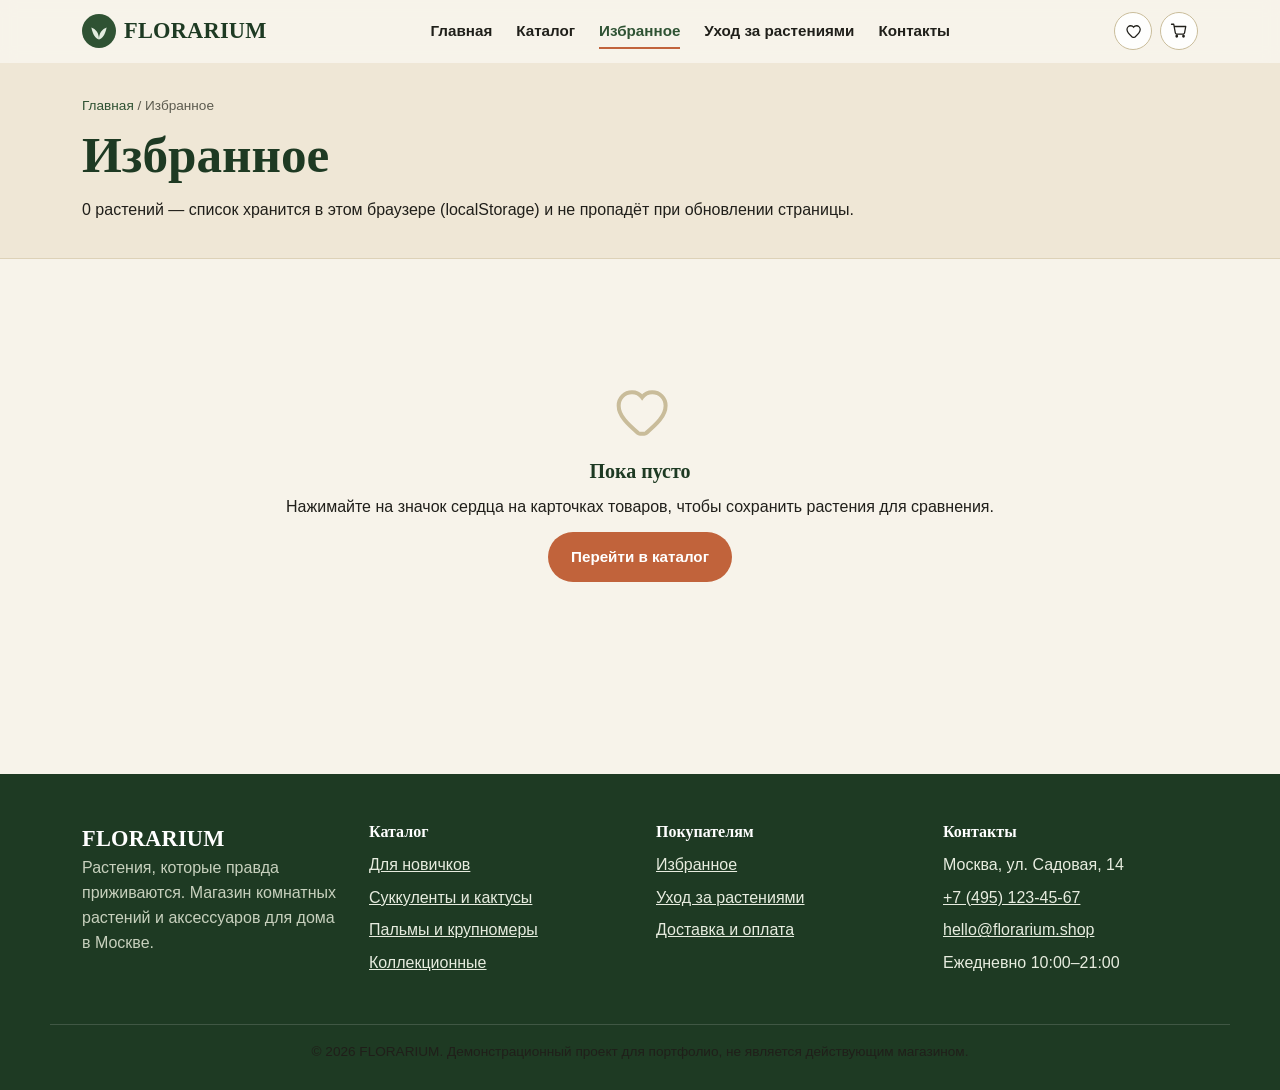
<file: favorites.html>
<!doctype html>
<html lang="ru">
<head>
  <meta charset="UTF-8">
  <meta name="viewport" content="width=device-width, initial-scale=1">
  <title>Избранное — FLORARIUM</title>
  <meta name="description" content="Сохранённые растения FLORARIUM — список избранного хранится в вашем браузере.">
  <link rel="icon" href="data:image/svg+xml,<svg xmlns=%22http://www.w3.org/2000/svg%22 viewBox=%220 0 24 24%22><text y=%2218%22 font-size=%2218%22>🌿</text></svg>">
  <link rel="stylesheet" href="css/variables.css">
  <link rel="stylesheet" href="css/base.css">
  <link rel="stylesheet" href="css/layout.css">
  <link rel="stylesheet" href="css/components.css">
</head>
<body>
  <a class="skip-link" href="#main">Перейти к содержимому</a>

  <header class="site-header">
    <div class="container site-header__inner">
      <a href="index.html" class="logo" aria-label="FLORARIUM — на главную">
        <svg class="logo__mark" viewBox="0 0 40 40" aria-hidden="true">
          <circle cx="20" cy="20" r="20" fill="#2f5233"/>
          <path d="M20 30c0-8 4-12 9-14-2 9-5 13-9 14Zm0 0c0-8-4-12-9-14 2 9 5 13 9 14Z" fill="#e3ecdf"/>
        </svg>
        FLORARIUM
      </a>
      <nav class="main-nav" aria-label="Основная навигация">
        <ul>
          <li><a href="index.html">Главная</a></li>
          <li><a href="catalog.html">Каталог</a></li>
          <li><a href="favorites.html" aria-current="page">Избранное</a></li>
          <li><a href="index.html#care">Уход за растениями</a></li>
          <li><a href="index.html#contacts">Контакты</a></li>
        </ul>
      </nav>
      <div class="header-actions">
        <a href="favorites.html" class="icon-btn icon-btn--badged" aria-label="Избранное">
          <svg viewBox="0 0 24 24" aria-hidden="true"><path d="M12 20.5c-.3 0-.6-.1-.8-.3C7.6 17.1 4 13.9 4 10c0-2.8 2.2-5 5-5 1.5 0 2.9.7 3.8 1.9C13.7 5.7 15.1 5 16.6 5c2.8 0 5 2.2 5 5 0 3.9-3.6 7.1-7.2 10.2-.2.2-.5.3-.8.3Z"/></svg>
          <span class="badge-count" data-wish-count>0</span>
        </a>
        <button type="button" class="icon-btn icon-btn--badged" data-open-cart aria-label="Открыть корзину">
          <svg viewBox="0 0 24 24" aria-hidden="true"><path d="M6 6h15l-1.6 8.6a2 2 0 0 1-2 1.65H9.1a2 2 0 0 1-2-1.65L5 3H2M9 20a1 1 0 1 0 0-2 1 1 0 0 0 0 2Zm9 0a1 1 0 1 0 0-2 1 1 0 0 0 0 2Z" fill="none" stroke="currentColor" stroke-width="1.7" stroke-linecap="round" stroke-linejoin="round"/></svg>
          <span class="badge-count" data-cart-count>0</span>
        </button>
        <button type="button" class="nav-toggle" data-nav-toggle aria-haspopup="dialog" aria-label="Открыть меню">
          <svg viewBox="0 0 24 24" aria-hidden="true"><path d="M4 6h16M4 12h16M4 18h16" stroke="currentColor" stroke-width="2" stroke-linecap="round"/></svg>
        </button>
      </div>
    </div>
  </header>

  <main id="main">
    <div class="page-head">
      <div class="container">
        <p class="breadcrumbs"><a href="index.html">Главная</a> / Избранное</p>
        <h1>Избранное</h1>
        <p><span data-favorites-count>0 растений</span> — список хранится в этом браузере (localStorage) и не пропадёт при обновлении страницы.</p>
      </div>
    </div>

    <div class="section">
      <div class="container">
        <div class="grid" data-favorites-grid></div>
        <div class="empty-state" data-favorites-empty hidden>
          <svg viewBox="0 0 24 24" fill="none" stroke="currentColor" stroke-width="1.5" aria-hidden="true"><path d="M12 20.5c-.3 0-.6-.1-.8-.3C7.6 17.1 4 13.9 4 10c0-2.8 2.2-5 5-5 1.5 0 2.9.7 3.8 1.9C13.7 5.7 15.1 5 16.6 5c2.8 0 5 2.2 5 5 0 3.9-3.6 7.1-7.2 10.2-.2.2-.5.3-.8.3Z"/></svg>
          <h3>Пока пусто</h3>
          <p>Нажимайте на значок сердца на карточках товаров, чтобы сохранить растения для сравнения.</p>
          <a href="catalog.html" class="btn btn--accent">Перейти в каталог</a>
        </div>
      </div>
    </div>
  </main>

  <footer class="site-footer" id="contacts">
    <div class="container footer-grid">
      <div>
        <a href="index.html" class="logo" style="color:#fff;">FLORARIUM</a>
        <p style="color:#c7d0bd;">Растения, которые правда приживаются. Магазин комнатных растений и аксессуаров для дома в Москве.</p>
      </div>
      <div>
        <h3>Каталог</h3>
        <ul>
          <li><a href="catalog.html?category=beginner">Для новичков</a></li>
          <li><a href="catalog.html?category=succulents">Суккуленты и кактусы</a></li>
          <li><a href="catalog.html?category=palms">Пальмы и крупномеры</a></li>
          <li><a href="catalog.html?category=rare">Коллекционные</a></li>
        </ul>
      </div>
      <div>
        <h3>Покупателям</h3>
        <ul>
          <li><a href="favorites.html">Избранное</a></li>
          <li><a href="index.html#care">Уход за растениями</a></li>
          <li><a href="index.html#faq">Доставка и оплата</a></li>
        </ul>
      </div>
      <div>
        <h3>Контакты</h3>
        <ul>
          <li>Москва, ул. Садовая, 14</li>
          <li><a href="tel:+74951234567">+7 (495) 123-45-67</a></li>
          <li><a href="mailto:hello@florarium.shop">hello@florarium.shop</a></li>
          <li>Ежедневно 10:00–21:00</li>
        </ul>
      </div>
    </div>
    <div class="container footer-bottom">
      <p>© <span data-year></span> FLORARIUM. Демонстрационный проект для портфолио, не является действующим магазином.</p>
    </div>
  </footer>

  <dialog id="mobile-nav" aria-label="Мобильное меню">
    <div class="mobile-nav__inner">
      <div class="mobile-nav__header">
        <span class="logo">FLORARIUM</span>
        <button type="button" class="icon-btn" data-nav-close aria-label="Закрыть меню">
          <svg viewBox="0 0 24 24" aria-hidden="true"><path d="M6 6l12 12M18 6 6 18" stroke="currentColor" stroke-width="2" stroke-linecap="round"/></svg>
        </button>
      </div>
      <nav aria-label="Мобильная навигация">
        <ul>
          <li><a href="index.html">Главная</a></li>
          <li><a href="catalog.html">Каталог</a></li>
          <li><a href="favorites.html">Избранное</a></li>
          <li><a href="index.html#care">Уход за растениями</a></li>
          <li><a href="index.html#contacts">Контакты</a></li>
        </ul>
      </nav>
    </div>
  </dialog>

  <dialog id="cart-drawer" aria-label="Корзина">
    <div class="drawer__inner">
      <div class="drawer__header">
        <h2 style="margin:0;">Корзина</h2>
        <button type="button" class="icon-btn" data-close-cart aria-label="Закрыть корзину">
          <svg viewBox="0 0 24 24" aria-hidden="true"><path d="M6 6l12 12M18 6 6 18" stroke="currentColor" stroke-width="2" stroke-linecap="round"/></svg>
        </button>
      </div>
      <div class="drawer__body">
        <ul class="cart-list" data-cart-body></ul>
      </div>
      <div class="drawer__footer" data-cart-footer hidden>
        <form class="promo-form" data-promo-form>
          <label class="visually-hidden" for="promo-input">Промокод</label>
          <input id="promo-input" type="text" placeholder="Промокод, напр. LISTOK10">
          <button type="submit" class="btn btn--secondary btn--sm">Применить</button>
        </form>
        <p class="form-hint" data-promo-message></p>
        <div class="summary-row"><span>Сумма</span><span data-cart-subtotal>0 ₽</span></div>
        <div class="summary-row" data-cart-discount-row hidden><span>Скидка</span><span data-cart-discount>0 ₽</span></div>
        <div class="summary-row summary-row--total"><span>Итого</span><span data-cart-total>0 ₽</span></div>
        <button type="button" class="btn btn--accent btn--block" data-open-checkout>Оформить заказ</button>
      </div>
    </div>
  </dialog>

  <dialog id="product-modal" aria-labelledby="product-modal-title">
    <div class="modal__inner">
      <button type="button" class="icon-btn modal__close" data-close-modal aria-label="Закрыть окно">
        <svg viewBox="0 0 24 24" aria-hidden="true"><path d="M6 6l12 12M18 6 6 18" stroke="currentColor" stroke-width="2" stroke-linecap="round"/></svg>
      </button>
      <div class="product-modal" data-product-modal>
        <div class="product-modal__media" data-product-media></div>
        <div class="product-modal__info">
          <div class="product-modal__badges" data-product-badges></div>
          <p class="product-modal__category" data-product-category></p>
          <h2 id="product-modal-title" data-product-name></h2>
          <p class="product-modal__latin" data-product-latin></p>
          <div class="product-modal__price-row">
            <span data-product-price></span>
            <s data-product-old-price hidden></s>
          </div>
          <p class="product-modal__rating" data-product-rating></p>
          <p data-product-desc></p>
          <div class="product-modal__meta-row">
            <div><span class="meta-label">Сложность</span><strong data-product-difficulty></strong></div>
            <div><span class="meta-label">Размер</span><strong data-product-size></strong></div>
          </div>
          <ul class="care-list" data-product-care></ul>
          <div class="product-modal__actions">
            <div class="qty-control" data-qty>
              <button type="button" class="qty-btn" data-qty-step="down" aria-label="Уменьшить количество">−</button>
              <span class="qty-value" data-qty-value>1</span>
              <button type="button" class="qty-btn" data-qty-step="up" aria-label="Увеличить количество">+</button>
            </div>
            <button type="button" class="btn btn--accent" data-add-to-cart>В корзину</button>
            <button type="button" class="icon-btn" data-wishlist-toggle aria-label="В избранное">
              <svg viewBox="0 0 24 24" aria-hidden="true"><path d="M12 20.5c-.3 0-.6-.1-.8-.3C7.6 17.1 4 13.9 4 10c0-2.8 2.2-5 5-5 1.5 0 2.9.7 3.8 1.9C13.7 5.7 15.1 5 16.6 5c2.8 0 5 2.2 5 5 0 3.9-3.6 7.1-7.2 10.2-.2.2-.5.3-.8.3Z"/></svg>
            </button>
          </div>
        </div>
      </div>
      <div class="related-section">
        <h4>Похожие растения</h4>
        <div class="related-grid" data-product-related></div>
      </div>
    </div>
  </dialog>

  <dialog id="checkout-modal" aria-labelledby="checkout-title">
    <div class="modal__inner">
      <button type="button" class="icon-btn modal__close" data-close-modal aria-label="Закрыть окно">
        <svg viewBox="0 0 24 24" aria-hidden="true"><path d="M6 6l12 12M18 6 6 18" stroke="currentColor" stroke-width="2" stroke-linecap="round"/></svg>
      </button>
      <h2 id="checkout-title">Оформление заказа</h2>
      <form data-checkout-form novalidate>
        <ul class="checkout-items" data-checkout-summary></ul>
        <div class="summary-row" data-checkout-discount-row hidden><span>Скидка</span><span data-checkout-discount>0 ₽</span></div>
        <div class="summary-row summary-row--total" style="margin-bottom:var(--space-4);"><span>Итого</span><span data-checkout-total>0 ₽</span></div>

        <div class="field">
          <label for="checkout-name">Имя и фамилия</label>
          <input id="checkout-name" name="name" type="text" autocomplete="name" required>
          <p class="form-hint"></p>
        </div>
        <div class="field">
          <label for="checkout-phone">Телефон</label>
          <input id="checkout-phone" name="phone" type="tel" autocomplete="tel" placeholder="+7 900 000-00-00" required>
          <p class="form-hint"></p>
        </div>
        <div class="field">
          <label for="checkout-email">E-mail</label>
          <input id="checkout-email" name="email" type="email" autocomplete="email" required>
          <p class="form-hint"></p>
        </div>
        <div class="field">
          <span id="delivery-label" style="font-weight:600;font-size:.9rem;">Способ доставки</span>
          <div class="radio-row" role="radiogroup" aria-labelledby="delivery-label">
            <label class="radio-option"><input type="radio" name="delivery" value="courier" checked> Курьером</label>
            <label class="radio-option"><input type="radio" name="delivery" value="pickup"> Самовывоз из шоурума</label>
          </div>
        </div>
        <div class="field" data-address-row>
          <label for="checkout-address">Адрес доставки</label>
          <input id="checkout-address" name="address" type="text" autocomplete="street-address">
          <p class="form-hint"></p>
        </div>
        <div class="field">
          <label for="checkout-comment">Комментарий к заказу (необязательно)</label>
          <textarea id="checkout-comment" name="comment" rows="2"></textarea>
        </div>
        <p class="disclaimer">Это демонстрационный проект: заказ не отправляется на реальный сервер, оплата не производится.</p>
        <button type="submit" class="btn btn--accent btn--block">Подтвердить заказ</button>
      </form>
      <div class="order-success" data-checkout-success hidden>
        <div class="order-success__icon"><svg viewBox="0 0 24 24" aria-hidden="true"><path d="M5 13l4 4L19 7" fill="none" stroke="currentColor" stroke-width="2.4" stroke-linecap="round" stroke-linejoin="round"/></svg></div>
        <h2>Заказ оформлен!</h2>
        <p>Номер вашего заказа — <strong data-order-number></strong></p>
        <div class="order-summary">
          <div class="summary-row"><span>Итого к оплате</span><strong data-order-total></strong></div>
          <div class="summary-row"><span>Подтверждение отправлено на</span><strong data-order-email></strong></div>
        </div>
        <p class="disclaimer">Это демо-проект — письмо на самом деле не отправляется.</p>
        <button type="button" class="btn btn--secondary" data-checkout-done>Готово</button>
      </div>
    </div>
  </dialog>

  <script src="js/data.js"></script>
  <script src="js/storage.js"></script>
  <script src="js/icons.js"></script>
  <script src="js/cards.js"></script>
  <script src="js/ui.js"></script>
  <script src="js/product.js"></script>
  <script src="js/checkout.js"></script>
  <script src="js/favorites.js"></script>
  <script src="js/main.js"></script>
</body>
</html>
</file>
<file: css/variables.css>
:root {
  /* Цвет */
  --color-bg: #f7f3ea;
  --color-surface: #ffffff;
  --color-surface-alt: #efe7d6;
  --color-text: #201f1a;
  --color-text-muted: #5c5b4f;
  --color-border: #ddd2b8;
  --color-border-strong: #c9bc9a;

  --color-primary: #2f5233;
  --color-primary-dark: #1e3a23;
  --color-primary-light: #e3ecdf;
  --color-accent: #c1633b;
  --color-accent-dark: #9c4c2b;
  --color-accent-light: #f7e5d8;

  --color-danger: #b3402c;
  --color-danger-light: #fbe6e1;
  --color-success: #2f6b45;
  --color-success-light: #e3f0e6;

  --color-focus: #1e5fb0;

  /* Типографика */
  --font-display: Georgia, "Iowan Old Style", "Palatino Linotype", "Book Antiqua", serif;
  --font-body: -apple-system, BlinkMacSystemFont, "Segoe UI", Roboto, Helvetica, Arial, sans-serif;

  /* Отступы */
  --space-1: 0.25rem;
  --space-2: 0.5rem;
  --space-3: 0.75rem;
  --space-4: 1rem;
  --space-5: 1.5rem;
  --space-6: 2rem;
  --space-7: 3rem;
  --space-8: 4.5rem;

  /* Форма */
  --radius-sm: 8px;
  --radius-md: 14px;
  --radius-lg: 22px;
  --radius-pill: 999px;

  --shadow-sm: 0 1px 3px rgba(32, 31, 26, 0.08);
  --shadow-md: 0 8px 24px rgba(32, 31, 26, 0.12);
  --shadow-lg: 0 20px 48px rgba(32, 31, 26, 0.18);

  --container-max: 1180px;
  --transition-fast: 150ms ease;
  --transition-base: 240ms ease;
}
</file>
<file: css/base.css>
*,
*::before,
*::after {
  box-sizing: border-box;
}

html {
  -webkit-text-size-adjust: 100%;
  scroll-behavior: smooth;
}

@media (prefers-reduced-motion: reduce) {
  html {
    scroll-behavior: auto;
  }
  *,
  *::before,
  *::after {
    animation-duration: 0.01ms !important;
    animation-iteration-count: 1 !important;
    transition-duration: 0.01ms !important;
  }
}

body {
  margin: 0;
  background: var(--color-bg);
  color: var(--color-text);
  font-family: var(--font-body);
  font-size: 16px;
  line-height: 1.55;
  -webkit-font-smoothing: antialiased;
}

img,
svg {
  display: block;
  max-width: 100%;
}

[hidden] {
  display: none !important;
}

h1,
h2,
h3,
h4 {
  font-family: var(--font-display);
  line-height: 1.2;
  margin: 0 0 var(--space-3);
  color: var(--color-primary-dark);
}

h1 {
  font-size: clamp(2.1rem, 1.6rem + 2vw, 3.4rem);
}

h2 {
  font-size: clamp(1.6rem, 1.35rem + 1.1vw, 2.3rem);
}

h3 {
  font-size: 1.25rem;
}

p {
  margin: 0 0 var(--space-3);
  color: var(--color-text);
}

a {
  color: var(--color-primary);
}

ul,
ol {
  margin: 0;
  padding: 0;
  list-style: none;
}

button {
  font-family: inherit;
}

input,
select,
textarea,
button {
  font-size: 1rem;
}

/* Единый видимый фокус для клавиатурной навигации */
a:focus-visible,
button:focus-visible,
input:focus-visible,
select:focus-visible,
textarea:focus-visible,
[tabindex]:focus-visible {
  outline: 3px solid var(--color-focus);
  outline-offset: 2px;
  border-radius: 4px;
}

.visually-hidden {
  position: absolute;
  width: 1px;
  height: 1px;
  padding: 0;
  margin: -1px;
  overflow: hidden;
  clip: rect(0, 0, 0, 0);
  white-space: nowrap;
  border: 0;
}

.skip-link {
  position: absolute;
  top: -48px;
  left: var(--space-3);
  background: var(--color-primary);
  color: #fff;
  padding: var(--space-2) var(--space-4);
  border-radius: var(--radius-sm);
  z-index: 200;
  transition: top var(--transition-fast);
}

.skip-link:focus {
  top: var(--space-3);
}

.container {
  width: 100%;
  max-width: var(--container-max);
  margin-inline: auto;
  padding-inline: var(--space-4);
}

@media (min-width: 768px) {
  .container {
    padding-inline: var(--space-6);
  }
}

.section {
  padding-block: var(--space-7);
}

.section-head {
  display: flex;
  flex-wrap: wrap;
  align-items: flex-end;
  justify-content: space-between;
  gap: var(--space-3);
  margin-bottom: var(--space-6);
}

.section-head p {
  color: var(--color-text-muted);
  max-width: 46ch;
  margin: 0;
}

.eyebrow {
  display: inline-block;
  font-size: 0.8rem;
  font-weight: 700;
  letter-spacing: 0.08em;
  text-transform: uppercase;
  color: var(--color-accent-dark);
  margin-bottom: var(--space-2);
}
</file>
<file: css/layout.css>
/* ---------- Шапка сайта ---------- */
.site-header {
  position: sticky;
  top: 0;
  z-index: 40;
  background: rgba(247, 243, 234, 0.92);
  backdrop-filter: blur(8px);
  border-bottom: 1px solid transparent;
  transition: border-color var(--transition-base), box-shadow var(--transition-base);
}

.site-header--scrolled {
  border-bottom-color: var(--color-border);
  box-shadow: var(--shadow-sm);
}

.site-header__inner {
  display: flex;
  align-items: center;
  justify-content: space-between;
  gap: var(--space-4);
  padding-block: var(--space-3);
}

.logo {
  display: flex;
  align-items: center;
  gap: var(--space-2);
  font-family: var(--font-display);
  font-size: 1.4rem;
  font-weight: 700;
  color: var(--color-primary-dark);
  text-decoration: none;
  letter-spacing: 0.01em;
}

.logo__mark {
  width: 34px;
  height: 34px;
  flex-shrink: 0;
}

.main-nav {
  display: none;
}

.main-nav ul {
  display: flex;
  gap: var(--space-5);
}

.main-nav a {
  text-decoration: none;
  color: var(--color-text);
  font-weight: 600;
  font-size: 0.95rem;
  padding: var(--space-2) 0;
  border-bottom: 2px solid transparent;
  transition: color var(--transition-fast), border-color var(--transition-fast);
}

.main-nav a:hover,
.main-nav a[aria-current="page"] {
  color: var(--color-primary);
  border-color: var(--color-accent);
}

.header-actions {
  display: flex;
  align-items: center;
  gap: var(--space-2);
}

.nav-toggle {
  background: none;
  border: 1px solid var(--color-border-strong);
  border-radius: var(--radius-sm);
  width: 42px;
  height: 42px;
  display: inline-flex;
  align-items: center;
  justify-content: center;
  cursor: pointer;
}

.nav-toggle svg {
  width: 22px;
  height: 22px;
}

@media (min-width: 900px) {
  .main-nav {
    display: block;
  }
  .nav-toggle {
    display: none;
  }
}

/* ---------- Мобильное меню (dialog) ---------- */
#mobile-nav {
  border: none;
  padding: 0;
  margin: 0 0 0 auto;
  height: 100dvh;
  max-height: 100dvh;
  width: min(86vw, 360px);
  background: var(--color-surface);
}

#mobile-nav::backdrop {
  background: rgba(20, 24, 18, 0.4);
}

.mobile-nav__inner {
  display: flex;
  flex-direction: column;
  height: 100%;
  padding: var(--space-5);
}

.mobile-nav__header {
  display: flex;
  justify-content: space-between;
  align-items: center;
  margin-bottom: var(--space-6);
}

.mobile-nav__inner nav ul {
  display: flex;
  flex-direction: column;
  gap: var(--space-4);
}

.mobile-nav__inner nav a {
  font-family: var(--font-display);
  font-size: 1.3rem;
  text-decoration: none;
  color: var(--color-primary-dark);
}

/* ---------- Герой ---------- */
.hero {
  padding-block: var(--space-7) var(--space-8);
  background: linear-gradient(180deg, var(--color-surface-alt), var(--color-bg) 70%);
}

.hero__inner {
  display: grid;
  gap: var(--space-6);
  align-items: center;
}

@media (min-width: 900px) {
  .hero__inner {
    grid-template-columns: 1.1fr 0.9fr;
    gap: var(--space-8);
  }
}

.hero__text p {
  font-size: 1.1rem;
  color: var(--color-text-muted);
  max-width: 52ch;
}

.hero__actions {
  display: flex;
  flex-wrap: wrap;
  gap: var(--space-3);
  margin-top: var(--space-5);
}

.hero__stats {
  display: flex;
  gap: var(--space-6);
  margin-top: var(--space-6);
  flex-wrap: wrap;
}

.hero__stats strong {
  display: block;
  font-family: var(--font-display);
  font-size: 1.6rem;
  color: var(--color-primary-dark);
}

.hero__stats span {
  color: var(--color-text-muted);
  font-size: 0.9rem;
}

.hero__art {
  display: grid;
  grid-template-columns: repeat(2, 1fr);
  gap: var(--space-4);
}

.hero__art-item {
  background: var(--color-surface);
  border-radius: var(--radius-lg);
  padding: var(--space-3);
  box-shadow: var(--shadow-sm);
}

.hero__art-item:nth-child(2) {
  margin-top: var(--space-6);
}

/* ---------- Сетки товаров ---------- */
.grid {
  display: grid;
  gap: var(--space-5);
  grid-template-columns: repeat(auto-fill, minmax(220px, 1fr));
}

/* ---------- Каталог: сайдбар + сетка ---------- */
.catalog-layout {
  display: grid;
  gap: var(--space-6);
}

@media (min-width: 960px) {
  .catalog-layout {
    grid-template-columns: 260px 1fr;
    align-items: start;
  }
}

.filters-toggle-row {
  display: flex;
  justify-content: space-between;
  align-items: center;
  margin-bottom: var(--space-4);
}

@media (min-width: 960px) {
  .filters-toggle-row [data-filters-toggle] {
    display: none;
  }
}

.filters-panel {
  display: none;
  background: var(--color-surface);
  border: 1px solid var(--color-border);
  border-radius: var(--radius-lg);
  padding: var(--space-5);
}

.filters-panel.is-open {
  display: block;
}

@media (min-width: 960px) {
  .filters-panel {
    display: block;
    position: sticky;
    top: 96px;
  }
}

.filter-group {
  margin-bottom: var(--space-5);
}

.filter-group:last-child {
  margin-bottom: 0;
}

.filter-group legend {
  font-weight: 700;
  margin-bottom: var(--space-2);
  color: var(--color-primary-dark);
  padding: 0;
}

.filter-option {
  display: flex;
  align-items: center;
  gap: var(--space-2);
  padding-block: var(--space-1);
  font-size: 0.94rem;
  cursor: pointer;
}

.catalog-toolbar {
  display: flex;
  flex-wrap: wrap;
  gap: var(--space-3);
  align-items: center;
  justify-content: space-between;
  margin-bottom: var(--space-4);
}

.catalog-count {
  color: var(--color-text-muted);
  font-size: 0.9rem;
}

.active-chips {
  display: flex;
  flex-wrap: wrap;
  gap: var(--space-2);
  margin-bottom: var(--space-4);
}

/* ---------- Секции ---------- */
.split-section {
  display: grid;
  gap: var(--space-6);
}

@media (min-width: 860px) {
  .split-section {
    grid-template-columns: 1fr 1fr;
    align-items: center;
  }
}

.tips-grid {
  display: grid;
  gap: var(--space-5);
  grid-template-columns: repeat(auto-fit, minmax(220px, 1fr));
}

.steps-grid {
  display: grid;
  gap: var(--space-5);
  grid-template-columns: repeat(auto-fit, minmax(200px, 1fr));
  counter-reset: step;
}

.quiz-banner {
  background: var(--color-primary);
  color: #fff;
  border-radius: var(--radius-lg);
  padding: var(--space-7);
  display: grid;
  gap: var(--space-5);
  align-items: center;
}

.quiz-banner h2,
.quiz-banner p {
  color: #fff;
}

@media (min-width: 860px) {
  .quiz-banner {
    grid-template-columns: 1.3fr auto;
  }
}

/* ---------- Подвал ---------- */
.site-footer {
  background: var(--color-primary-dark);
  color: #e7ecdf;
  margin-top: var(--space-8);
}

.site-footer a {
  color: #e7ecdf;
}

.footer-grid {
  display: grid;
  gap: var(--space-6);
  padding-block: var(--space-7);
  grid-template-columns: repeat(auto-fit, minmax(180px, 1fr));
}

.footer-grid h3 {
  color: #fff;
  font-size: 1rem;
}

.footer-grid ul {
  display: flex;
  flex-direction: column;
  gap: var(--space-2);
}

.footer-bottom {
  border-top: 1px solid rgba(255, 255, 255, 0.15);
  padding-block: var(--space-4);
  text-align: center;
  font-size: 0.85rem;
  color: #c7d0bd;
}

/* ---------- Страничные шапки (каталог, избранное) ---------- */
.page-head {
  padding-block: var(--space-6) var(--space-5);
  border-bottom: 1px solid var(--color-border);
  background: var(--color-surface-alt);
}

.breadcrumbs {
  font-size: 0.85rem;
  color: var(--color-text-muted);
  margin-bottom: var(--space-2);
}

.breadcrumbs a {
  text-decoration: none;
}
</file>
<file: css/components.css>
/* ---------- Кнопки ---------- */
.btn {
  display: inline-flex;
  align-items: center;
  justify-content: center;
  gap: var(--space-2);
  border: 1px solid transparent;
  border-radius: var(--radius-pill);
  padding: 0.75rem 1.4rem;
  font-weight: 700;
  font-size: 0.95rem;
  cursor: pointer;
  text-decoration: none;
  background: var(--color-primary);
  color: #fff;
  transition: transform var(--transition-fast), background var(--transition-fast), box-shadow var(--transition-fast);
}

.btn:hover {
  background: var(--color-primary-dark);
}

.btn:active {
  transform: scale(0.97);
}

.btn--secondary {
  background: transparent;
  color: var(--color-primary-dark);
  border-color: var(--color-border-strong);
}

.btn--secondary:hover {
  background: var(--color-surface-alt);
}

.btn--accent {
  background: var(--color-accent);
}

.btn--accent:hover {
  background: var(--color-accent-dark);
}

.btn--sm {
  padding: 0.5rem 0.9rem;
  font-size: 0.85rem;
}

.btn--block {
  width: 100%;
}

.btn--icon {
  width: 42px;
  height: 42px;
  padding: 0;
  border-radius: var(--radius-pill);
  flex-shrink: 0;
}

.btn--icon svg {
  width: 19px;
  height: 19px;
}

.btn:disabled {
  opacity: 0.55;
  cursor: not-allowed;
}

.btn--pulse {
  animation: pulse 0.4s ease;
}

@keyframes pulse {
  0% {
    transform: scale(1);
  }
  40% {
    transform: scale(0.9);
  }
  100% {
    transform: scale(1);
  }
}

.icon-btn {
  width: 38px;
  height: 38px;
  border-radius: var(--radius-pill);
  border: 1px solid var(--color-border-strong);
  background: rgba(255, 255, 255, 0.9);
  display: inline-flex;
  align-items: center;
  justify-content: center;
  cursor: pointer;
  color: var(--color-text);
  transition: color var(--transition-fast), border-color var(--transition-fast), background var(--transition-fast);
}

.icon-btn svg {
  width: 18px;
  height: 18px;
  fill: none;
  stroke: currentColor;
  stroke-width: 1.7;
}

.icon-btn:hover {
  border-color: var(--color-accent);
  color: var(--color-accent);
}

.icon-btn.is-active {
  color: #fff;
  background: var(--color-accent);
  border-color: var(--color-accent);
}

.icon-btn.is-active svg {
  fill: currentColor;
}

.icon-btn--badged {
  position: relative;
}

.badge-count {
  position: absolute;
  top: -6px;
  right: -6px;
  min-width: 19px;
  height: 19px;
  border-radius: var(--radius-pill);
  background: var(--color-accent);
  color: #fff;
  font-size: 0.68rem;
  font-weight: 700;
  display: flex;
  align-items: center;
  justify-content: center;
  padding-inline: 4px;
  border: 2px solid var(--color-bg);
}

.badge-count.badge--empty {
  display: none;
}

.link-btn {
  background: none;
  border: none;
  color: var(--color-primary);
  font-weight: 700;
  cursor: pointer;
  padding: 0;
  text-decoration: underline;
  text-underline-offset: 3px;
}

.link-btn:hover {
  color: var(--color-accent-dark);
}

/* ---------- Бейджи ---------- */
.badge {
  display: inline-block;
  font-size: 0.7rem;
  font-weight: 700;
  letter-spacing: 0.02em;
  padding: 0.28rem 0.6rem;
  border-radius: var(--radius-pill);
  background: var(--color-surface);
  color: var(--color-text);
  box-shadow: var(--shadow-sm);
}

.badge--new {
  background: var(--color-primary);
  color: #fff;
}

.badge--sale {
  background: var(--color-accent);
  color: #fff;
}

.badge--safe {
  background: var(--color-success-light);
  color: var(--color-success);
}

/* ---------- Карточка товара ---------- */
.plant-card {
  background: var(--color-surface);
  border-radius: var(--radius-lg);
  overflow: hidden;
  border: 1px solid var(--color-border);
  display: flex;
  flex-direction: column;
  transition: box-shadow var(--transition-base), transform var(--transition-base);
}

.plant-card:hover {
  box-shadow: var(--shadow-md);
  transform: translateY(-3px);
}

.plant-card__media {
  position: relative;
  background: var(--color-surface-alt);
  aspect-ratio: 4 / 3.4;
}

.plant-card__media-btn {
  width: 100%;
  height: 100%;
  border: none;
  background: none;
  padding: var(--space-3);
  cursor: pointer;
}

.plant-card__badges {
  position: absolute;
  top: var(--space-3);
  left: var(--space-3);
  display: flex;
  flex-direction: column;
  gap: var(--space-1);
  align-items: flex-start;
}

.plant-card__wish {
  position: absolute;
  top: var(--space-3);
  right: var(--space-3);
}

.plant-card__body {
  padding: var(--space-4);
  display: flex;
  flex-direction: column;
  gap: var(--space-1);
  flex: 1;
}

.plant-card__latin {
  font-size: 0.75rem;
  font-style: italic;
  color: var(--color-text-muted);
  margin: 0;
}

.plant-card__name {
  margin: 0;
  font-size: 1.05rem;
}

.plant-card__name-btn {
  background: none;
  border: none;
  padding: 0;
  font: inherit;
  font-family: var(--font-display);
  color: var(--color-primary-dark);
  text-align: left;
  cursor: pointer;
}

.plant-card__name-btn:hover {
  text-decoration: underline;
}

.plant-card__meta {
  font-size: 0.82rem;
  color: var(--color-text-muted);
  margin: 0;
}

.plant-card__footer {
  margin-top: auto;
  padding-top: var(--space-3);
  display: flex;
  align-items: center;
  justify-content: space-between;
  gap: var(--space-2);
}

.plant-card__price {
  display: flex;
  flex-direction: column;
  font-weight: 700;
  color: var(--color-primary-dark);
}

.plant-card__price s {
  font-weight: 400;
  font-size: 0.8rem;
  color: var(--color-text-muted);
}

/* ---------- Мини-карточки (квиз, избранное пусто) ---------- */
.mini-card {
  background: var(--color-surface);
  border: 1px solid var(--color-border);
  border-radius: var(--radius-md);
  padding: var(--space-3);
  text-align: center;
}

.mini-card__media {
  aspect-ratio: 1;
  background: var(--color-surface-alt);
  border-radius: var(--radius-sm);
  margin-bottom: var(--space-2);
}

.mini-card__name {
  font-weight: 700;
  margin: 0 0 var(--space-1);
  font-family: var(--font-display);
}

.mini-card__price {
  color: var(--color-text-muted);
  margin: 0 0 var(--space-3);
}

.mini-card__actions {
  display: flex;
  gap: var(--space-2);
  flex-wrap: wrap;
  justify-content: center;
}

.related-card {
  background: var(--color-surface-alt);
  border: none;
  border-radius: var(--radius-md);
  padding: var(--space-3);
  cursor: pointer;
  text-align: left;
  display: flex;
  flex-direction: column;
  gap: var(--space-1);
}

.related-card__media {
  aspect-ratio: 1;
  display: block;
}

.related-card__name {
  font-weight: 600;
  font-size: 0.85rem;
}

.related-card__price {
  font-size: 0.8rem;
  color: var(--color-text-muted);
}

/* ---------- Диалоги (модалки, дровер, мобильное меню) ---------- */
dialog {
  border: none;
  border-radius: var(--radius-lg);
  padding: 0;
  box-shadow: var(--shadow-lg);
  background: var(--color-surface);
  color: var(--color-text);
  max-width: min(640px, 92vw);
  width: 100%;
}

dialog::backdrop {
  background: rgba(20, 24, 18, 0.45);
}

.modal__inner {
  padding: var(--space-5);
  max-height: 90vh;
  overflow-y: auto;
}

.modal__close {
  position: sticky;
  top: 0;
  float: right;
  margin-left: var(--space-3);
}

.modal-header {
  display: flex;
  justify-content: space-between;
  align-items: flex-start;
  margin-bottom: var(--space-4);
}

/* Карточка товара внутри модалки */
.product-modal {
  display: grid;
  gap: var(--space-5);
}

@media (min-width: 620px) {
  .product-modal {
    grid-template-columns: 1fr 1fr;
  }
}

.product-modal__media {
  background: var(--color-surface-alt);
  border-radius: var(--radius-lg);
}

.product-modal__badges {
  display: flex;
  gap: var(--space-1);
  flex-wrap: wrap;
  margin-bottom: var(--space-2);
}

.product-modal__category {
  color: var(--color-accent-dark);
  font-weight: 700;
  font-size: 0.78rem;
  text-transform: uppercase;
  letter-spacing: 0.06em;
}

.product-modal__latin {
  font-style: italic;
  color: var(--color-text-muted);
  margin-top: -0.4rem;
}

.product-modal__price-row {
  display: flex;
  align-items: baseline;
  gap: var(--space-2);
  font-size: 1.5rem;
  font-weight: 700;
  color: var(--color-primary-dark);
  margin: var(--space-3) 0;
}

.product-modal__price-row s {
  font-size: 1rem;
  font-weight: 400;
  color: var(--color-text-muted);
}

.product-modal__rating {
  color: var(--color-text-muted);
  font-size: 0.85rem;
}

.product-modal__meta-row {
  display: flex;
  gap: var(--space-4);
  flex-wrap: wrap;
  margin: var(--space-3) 0;
  font-size: 0.85rem;
}

.product-modal__meta-row strong {
  display: block;
  color: var(--color-primary-dark);
}

.meta-label {
  display: block;
  font-size: 0.72rem;
  text-transform: uppercase;
  letter-spacing: 0.04em;
  color: var(--color-text-muted);
}

.checkout-items {
  margin-bottom: var(--space-2);
}

.checkout-items li {
  display: flex;
  justify-content: space-between;
  gap: var(--space-3);
  font-size: 0.88rem;
  color: var(--color-text-muted);
  padding-block: var(--space-1);
}

.care-list {
  display: grid;
  gap: var(--space-2);
  margin: var(--space-3) 0 var(--space-4);
  background: var(--color-surface-alt);
  border-radius: var(--radius-md);
  padding: var(--space-3) var(--space-4);
}

.care-list li {
  display: flex;
  justify-content: space-between;
  gap: var(--space-3);
  font-size: 0.87rem;
}

.care-list span {
  color: var(--color-text-muted);
}

.product-modal__actions {
  display: flex;
  align-items: center;
  gap: var(--space-3);
  flex-wrap: wrap;
}

.qty-control {
  display: inline-flex;
  align-items: center;
  border: 1px solid var(--color-border-strong);
  border-radius: var(--radius-pill);
  overflow: hidden;
}

.qty-btn {
  width: 38px;
  height: 38px;
  border: none;
  background: var(--color-surface-alt);
  font-size: 1.1rem;
  cursor: pointer;
  color: var(--color-primary-dark);
}

.qty-btn:hover {
  background: var(--color-border);
}

.qty-value {
  min-width: 34px;
  text-align: center;
  font-weight: 700;
}

.qty-control--sm .qty-btn {
  width: 28px;
  height: 28px;
  font-size: 0.95rem;
}

.related-section {
  margin-top: var(--space-5);
}

.related-section h4 {
  font-family: var(--font-display);
  margin-bottom: var(--space-3);
}

.related-grid {
  display: grid;
  grid-template-columns: repeat(auto-fit, minmax(140px, 1fr));
  gap: var(--space-3);
}

/* ---------- Корзина (дровер) ---------- */
#cart-drawer {
  margin: 0 0 0 auto;
  height: 100dvh;
  max-height: 100dvh;
  max-width: min(420px, 100vw);
  border-radius: 0;
}

#cart-drawer::backdrop {
  background: rgba(20, 24, 18, 0.45);
}

.drawer__inner {
  display: flex;
  flex-direction: column;
  height: 100%;
}

.drawer__header {
  display: flex;
  justify-content: space-between;
  align-items: center;
  padding: var(--space-4) var(--space-5);
  border-bottom: 1px solid var(--color-border);
}

.drawer__body {
  flex: 1;
  overflow-y: auto;
  padding: var(--space-4) var(--space-5);
}

.cart-item {
  display: grid;
  grid-template-columns: 64px 1fr auto;
  gap: var(--space-3);
  padding-block: var(--space-3);
  border-bottom: 1px solid var(--color-border);
}

.cart-item__thumb {
  width: 64px;
  height: 64px;
  background: var(--color-surface-alt);
  border-radius: var(--radius-sm);
  overflow: hidden;
}

.cart-item__name {
  font-weight: 700;
  margin: 0;
}

.cart-item__price {
  color: var(--color-text-muted);
  font-size: 0.82rem;
  margin: 0 0 var(--space-2);
}

.cart-item__end {
  text-align: right;
  display: flex;
  flex-direction: column;
  justify-content: space-between;
  align-items: flex-end;
}

.cart-item__total {
  font-weight: 700;
  margin: 0;
}

.cart-empty {
  text-align: center;
  padding: var(--space-6) 0;
  color: var(--color-text-muted);
}

.cart-empty .btn {
  margin-top: var(--space-3);
}

.drawer__footer {
  border-top: 1px solid var(--color-border);
  padding: var(--space-4) var(--space-5) var(--space-5);
  background: var(--color-surface);
}

.promo-form {
  display: flex;
  gap: var(--space-2);
  margin-bottom: var(--space-3);
}

.promo-form input {
  flex: 1;
}

.summary-row {
  display: flex;
  justify-content: space-between;
  font-size: 0.9rem;
  margin-bottom: var(--space-1);
  color: var(--color-text-muted);
}

.summary-row--total {
  font-size: 1.15rem;
  font-weight: 700;
  color: var(--color-primary-dark);
  margin-top: var(--space-2);
}

/* ---------- Формы ---------- */
.field {
  display: flex;
  flex-direction: column;
  gap: var(--space-1);
  margin-bottom: var(--space-4);
}

.field label {
  font-weight: 600;
  font-size: 0.9rem;
}

.field input,
.field textarea,
.field select {
  padding: 0.65rem 0.85rem;
  border: 1px solid var(--color-border-strong);
  border-radius: var(--radius-sm);
  background: var(--color-surface);
  color: var(--color-text);
}

.field input[aria-invalid="true"],
.field textarea[aria-invalid="true"] {
  border-color: var(--color-danger);
}

.form-hint {
  font-size: 0.8rem;
  color: var(--color-text-muted);
  min-height: 1.1em;
}

.form-hint--error {
  color: var(--color-danger);
}

.form-hint--ok {
  color: var(--color-success);
}

.radio-row {
  display: flex;
  gap: var(--space-4);
  flex-wrap: wrap;
}

.radio-option {
  display: flex;
  align-items: center;
  gap: var(--space-2);
  cursor: pointer;
  font-size: 0.92rem;
}

.newsletter-form {
  display: flex;
  gap: var(--space-2);
  flex-wrap: wrap;
}

.newsletter-form input {
  flex: 1;
  min-width: 220px;
  padding: 0.75rem 1rem;
  border-radius: var(--radius-pill);
  border: 1px solid var(--color-border-strong);
}

/* ---------- Квиз ---------- */
.quiz-fieldset {
  border: none;
  padding: 0;
  margin: 0;
}

.quiz-question {
  font-family: var(--font-display);
  font-size: 1.2rem;
  color: var(--color-primary-dark);
  padding: 0;
  margin-bottom: var(--space-4);
}

.quiz-options {
  display: flex;
  flex-direction: column;
  gap: var(--space-2);
}

.quiz-option {
  display: flex;
  align-items: center;
  gap: var(--space-3);
  padding: var(--space-3);
  border: 1px solid var(--color-border);
  border-radius: var(--radius-md);
  cursor: pointer;
  transition: border-color var(--transition-fast), background var(--transition-fast);
}

.quiz-option:has(input:checked) {
  border-color: var(--color-primary);
  background: var(--color-primary-light);
}

.quiz-option:hover {
  border-color: var(--color-accent);
}

.quiz-footer {
  display: flex;
  justify-content: space-between;
  align-items: center;
  margin-top: var(--space-5);
  gap: var(--space-2);
}

.quiz-progress {
  font-size: 0.8rem;
  color: var(--color-text-muted);
  text-transform: uppercase;
  letter-spacing: 0.05em;
}

.quiz-results__lead {
  font-weight: 600;
}

.quiz-results__grid {
  display: grid;
  grid-template-columns: repeat(auto-fit, minmax(150px, 1fr));
  gap: var(--space-3);
  margin-bottom: var(--space-4);
}

/* ---------- Чипы фильтров ---------- */
.chip {
  border: 1px solid var(--color-border-strong);
  background: var(--color-surface);
  border-radius: var(--radius-pill);
  padding: 0.35rem 0.85rem;
  font-size: 0.82rem;
  cursor: pointer;
}

.chip:hover {
  border-color: var(--color-accent);
  color: var(--color-accent-dark);
}

/* ---------- Заказ оформлен ---------- */
.order-success {
  text-align: center;
  padding: var(--space-5) 0;
}

.order-success__icon {
  width: 64px;
  height: 64px;
  margin: 0 auto var(--space-4);
  border-radius: 50%;
  background: var(--color-success-light);
  color: var(--color-success);
  display: flex;
  align-items: center;
  justify-content: center;
}

.order-success__icon svg {
  width: 30px;
  height: 30px;
}

.order-summary {
  background: var(--color-surface-alt);
  border-radius: var(--radius-md);
  padding: var(--space-4);
  text-align: left;
  margin: var(--space-4) 0;
  display: grid;
  gap: var(--space-1);
}

/* ---------- Тосты ---------- */
.toast-host {
  position: fixed;
  bottom: var(--space-5);
  left: 50%;
  transform: translateX(-50%);
  display: flex;
  flex-direction: column;
  gap: var(--space-2);
  z-index: 100;
  width: min(92vw, 380px);
}

.toast {
  background: var(--color-primary-dark);
  color: #fff;
  padding: var(--space-3) var(--space-4);
  border-radius: var(--radius-md);
  box-shadow: var(--shadow-md);
  opacity: 0;
  transform: translateY(8px);
  transition: opacity var(--transition-base), transform var(--transition-base);
  text-align: center;
  font-size: 0.9rem;
}

.toast--visible {
  opacity: 1;
  transform: translateY(0);
}

/* ---------- Пустые состояния ---------- */
.empty-state {
  text-align: center;
  padding: var(--space-8) var(--space-4);
  color: var(--color-text-muted);
}

.empty-state svg {
  width: 64px;
  height: 64px;
  margin: 0 auto var(--space-4);
  color: var(--color-border-strong);
}

/* ---------- Карточки преимуществ / шагов / советов ---------- */
.feature-card,
.tip-card,
.step-card {
  background: var(--color-surface);
  border: 1px solid var(--color-border);
  border-radius: var(--radius-lg);
  padding: var(--space-5);
}

.feature-card__icon,
.tip-card__icon {
  width: 46px;
  height: 46px;
  border-radius: var(--radius-md);
  background: var(--color-primary-light);
  color: var(--color-primary);
  display: flex;
  align-items: center;
  justify-content: center;
  margin-bottom: var(--space-3);
}

.feature-card__icon svg,
.tip-card__icon svg {
  width: 24px;
  height: 24px;
}

.step-card {
  counter-increment: step;
  position: relative;
  padding-top: var(--space-6);
}

.step-card::before {
  content: counter(step);
  position: absolute;
  top: var(--space-3);
  left: var(--space-5);
  font-family: var(--font-display);
  font-size: 1.6rem;
  color: var(--color-accent);
}

.testimonial-card {
  background: var(--color-surface);
  border-radius: var(--radius-lg);
  padding: var(--space-5);
  border: 1px solid var(--color-border);
}

.testimonial-card__quote {
  font-family: var(--font-display);
  font-size: 1.05rem;
  color: var(--color-primary-dark);
}

.testimonial-card__author {
  color: var(--color-text-muted);
  font-size: 0.85rem;
  margin: 0;
}

.disclaimer {
  font-size: 0.78rem;
  color: var(--color-text-muted);
  margin-top: var(--space-3);
}
</file>
